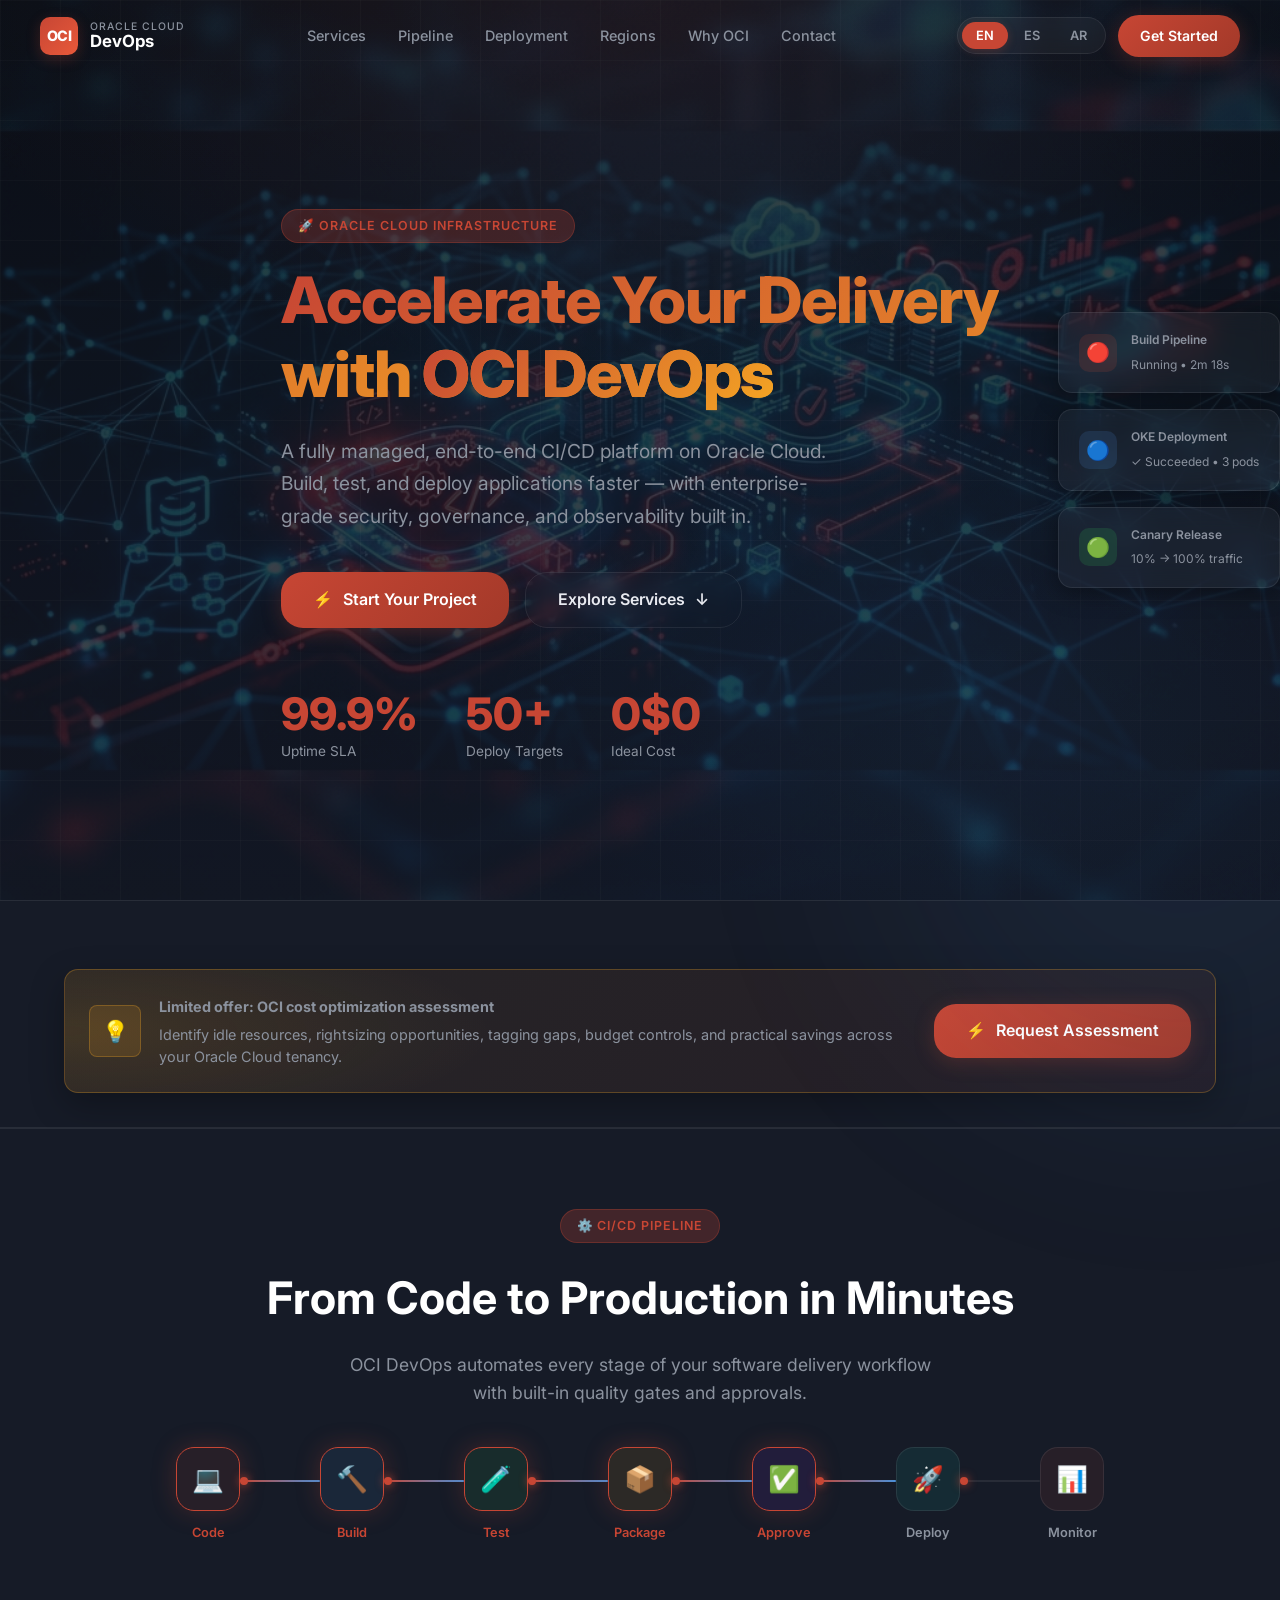
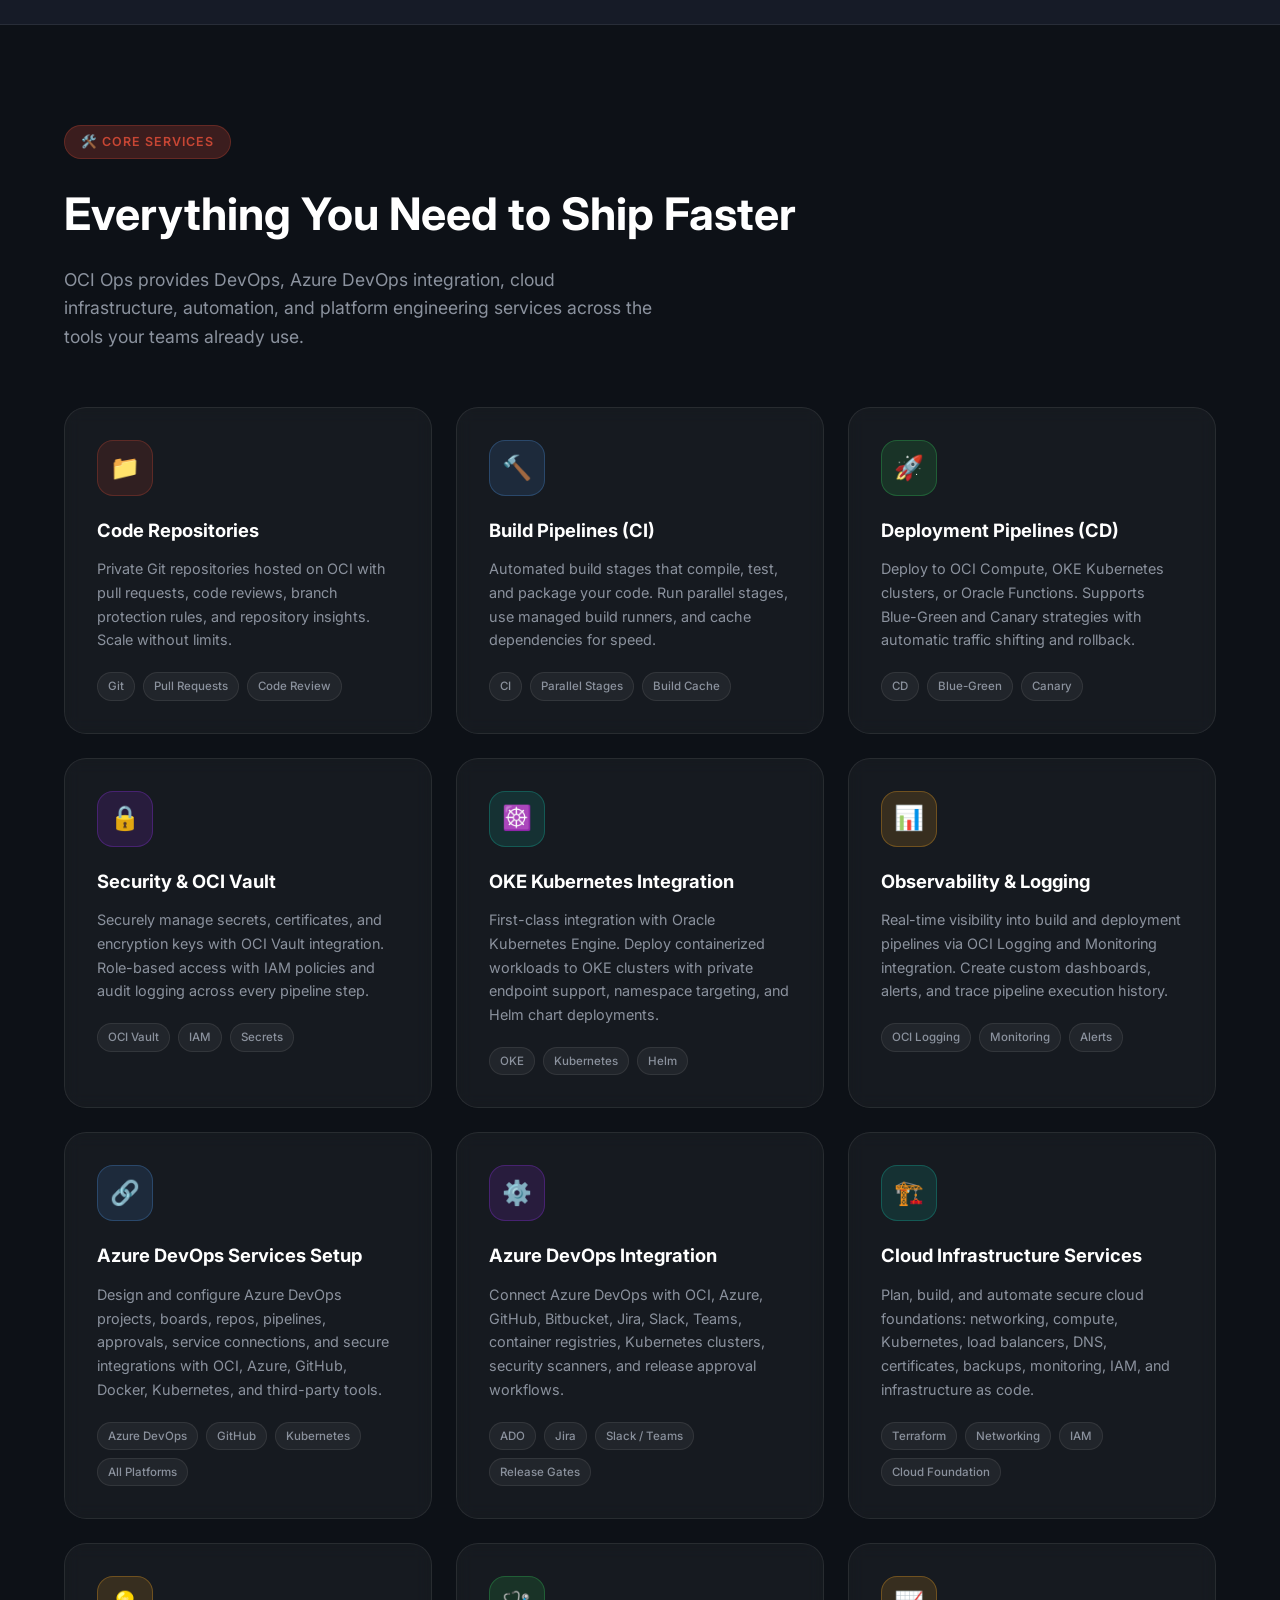
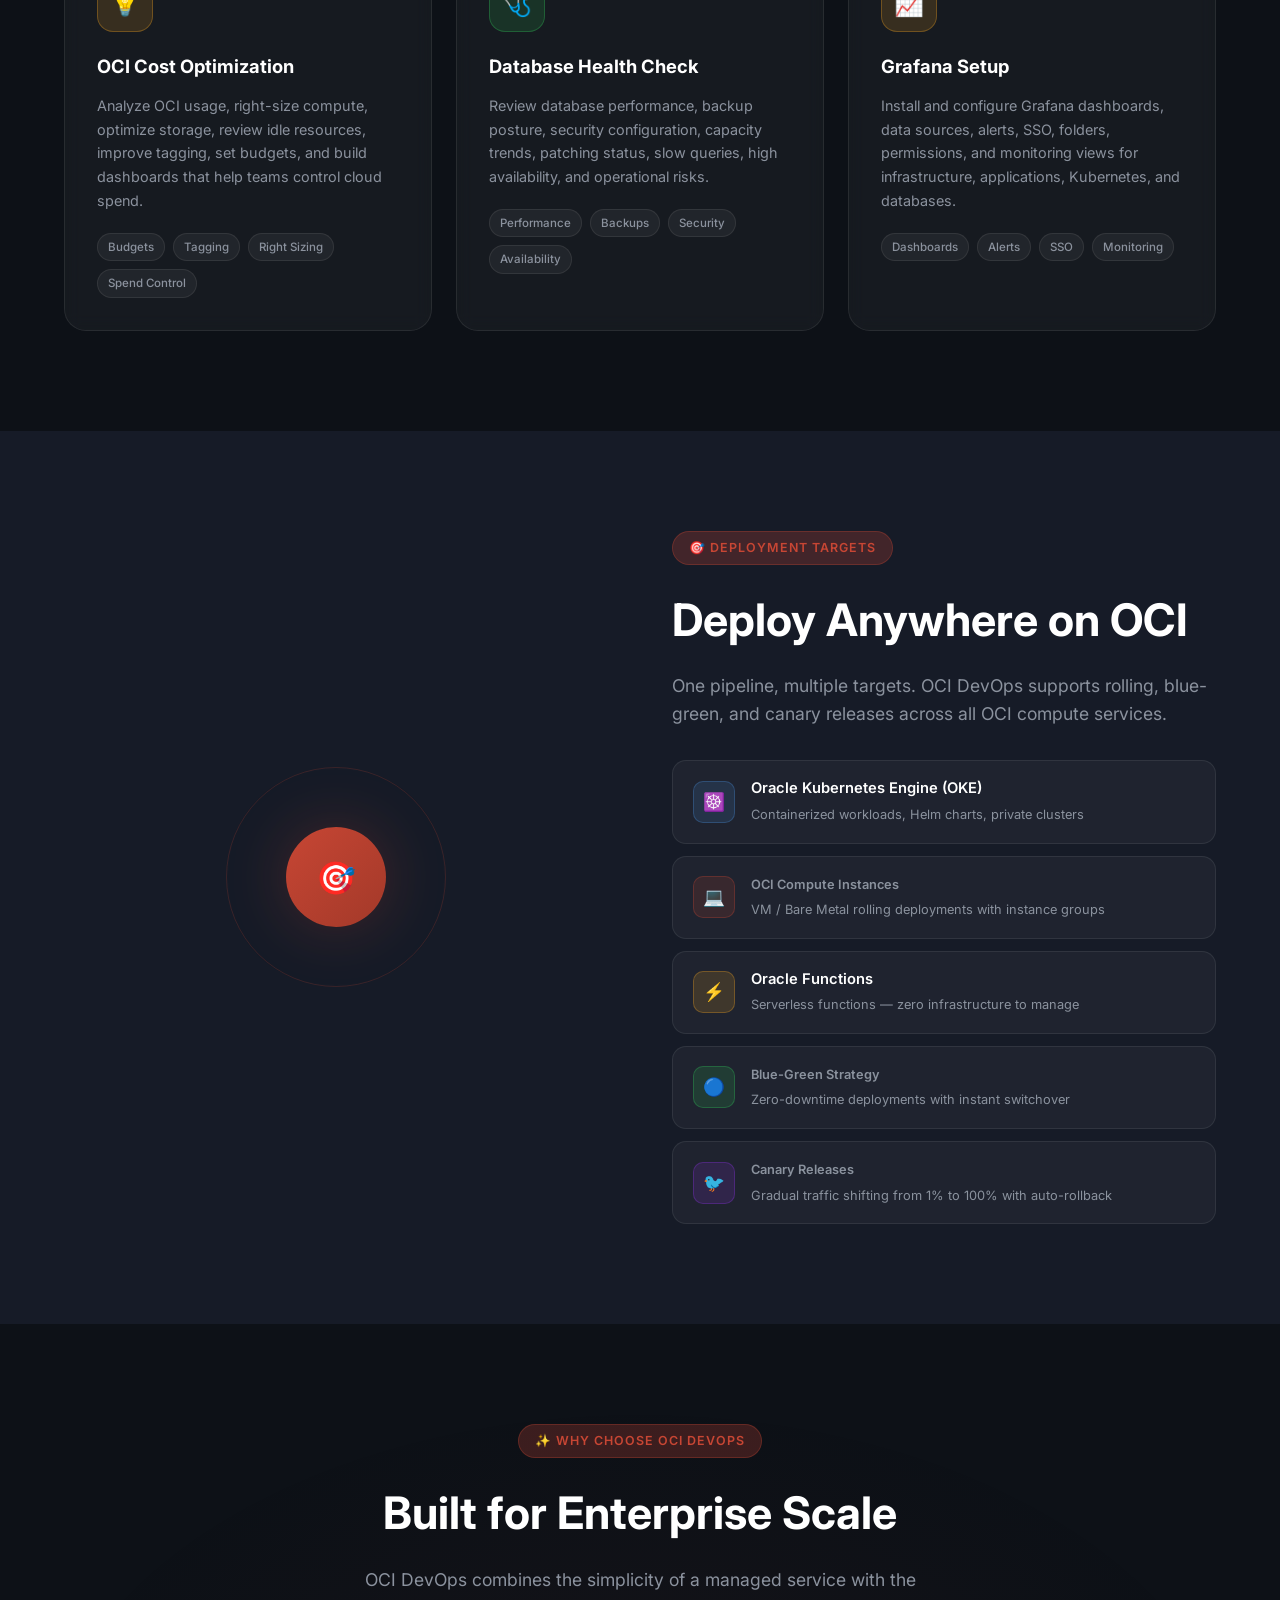
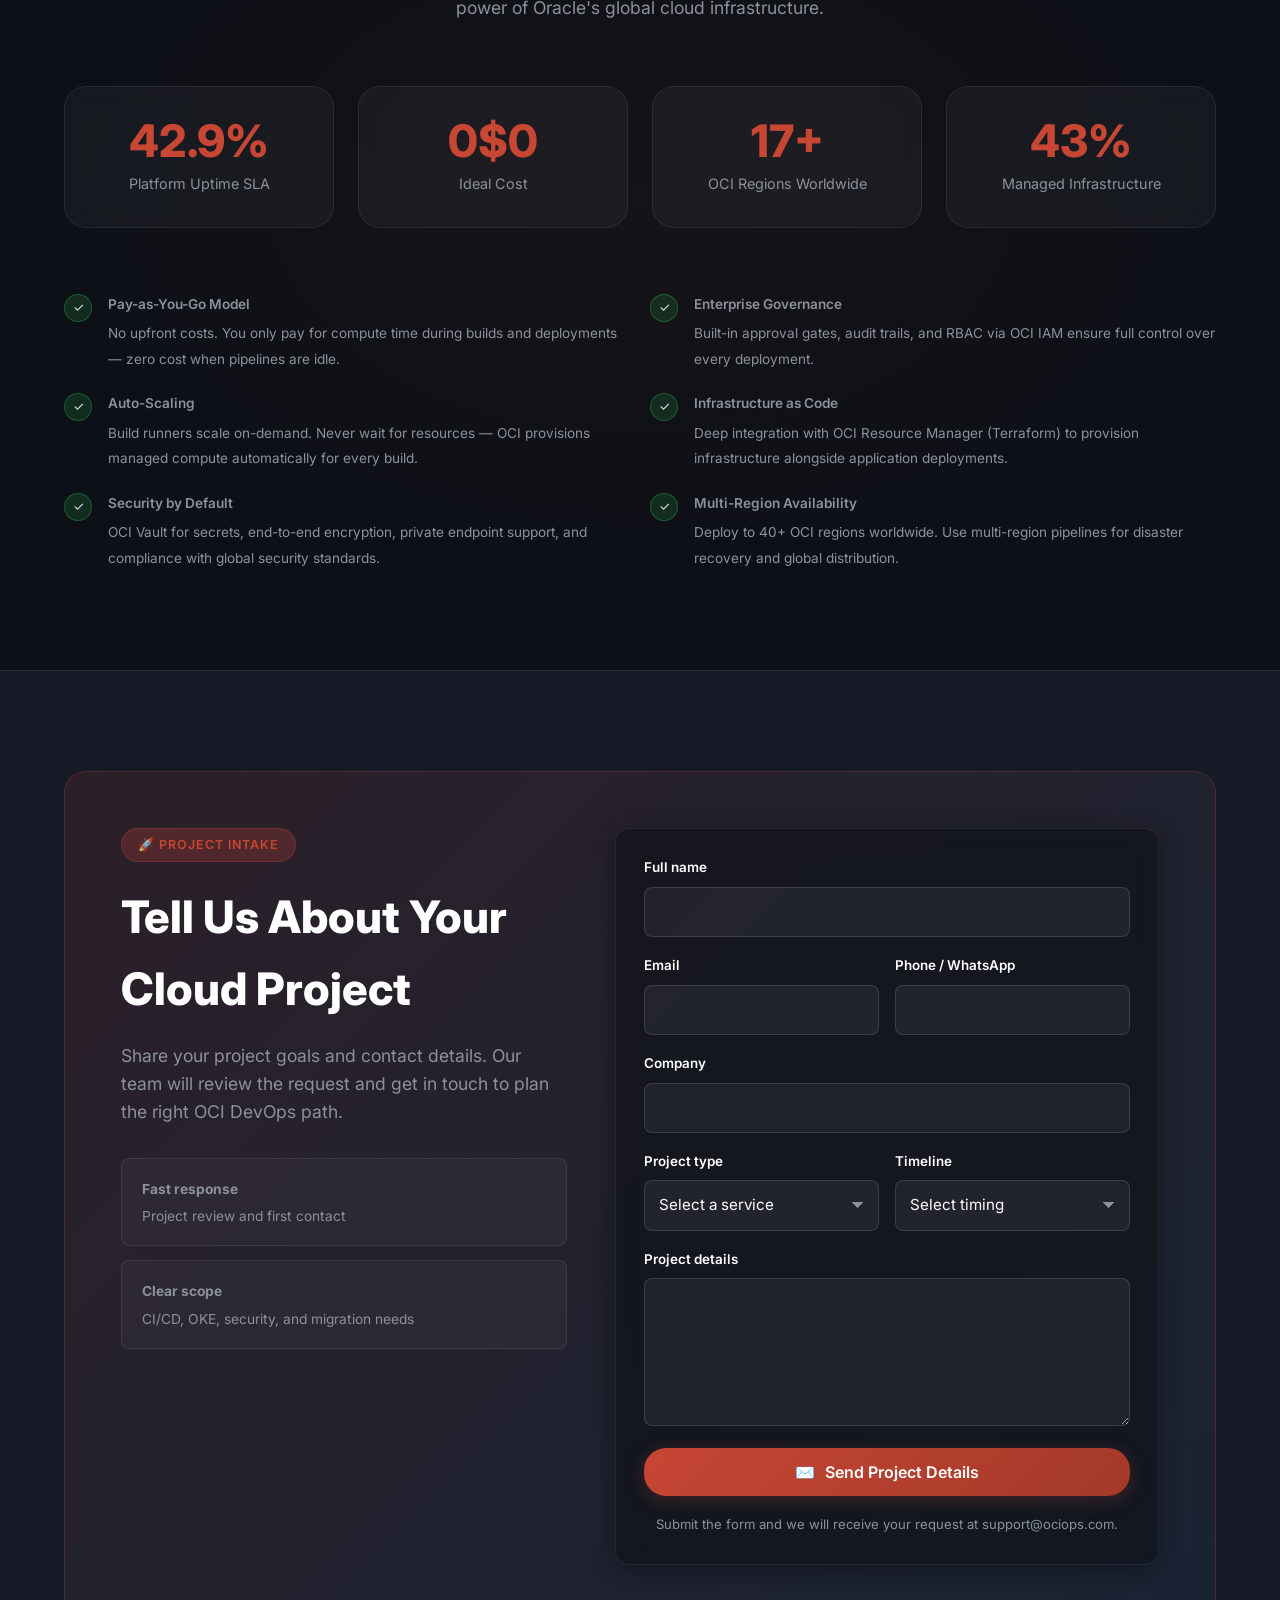
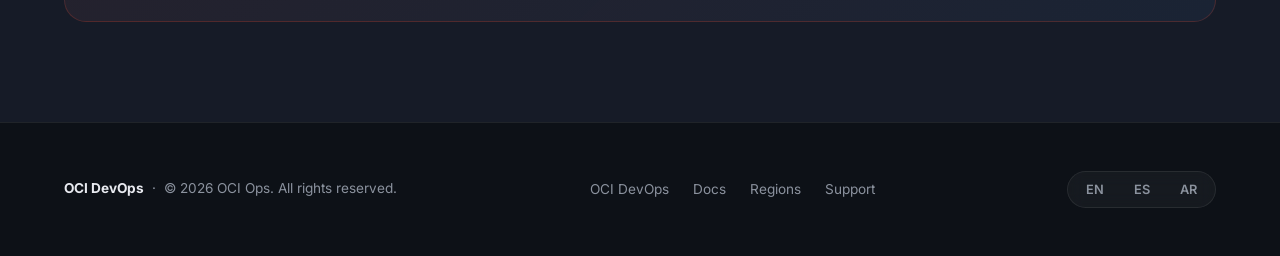
<file: index.html>
<!DOCTYPE html>
<html lang="en" dir="ltr">
<head>
  <meta charset="UTF-8" />
  <meta name="viewport" content="width=device-width, initial-scale=1.0" />

  <!-- ── SEO ── -->
  <title>OCI DevOps — End-to-End CI/CD on Oracle Cloud | خدمات DevOps على Oracle Cloud</title>
  <meta name="description" content="Accelerate software delivery with Oracle Cloud Infrastructure DevOps. Fully managed CI/CD pipelines, Kubernetes deployments, Blue/Green strategies, and enterprise-grade security. Available in English and Arabic." />
  <meta name="keywords"    content="OCI DevOps, Oracle Cloud, CI/CD, Kubernetes, OKE, DevOps pipeline, cloud deployment, Arabic, English" />
  <meta name="author"      content="Oracle Cloud Infrastructure" />

  <!-- ── Open Graph ── -->
  <meta property="og:title"       content="OCI DevOps — End-to-End CI/CD on Oracle Cloud" />
  <meta property="og:description" content="Fully managed CI/CD platform on Oracle Cloud Infrastructure. Deploy faster, safer, smarter." />
  <meta property="og:image"       content="hero.png" />
  <meta property="og:type"        content="website" />

  <!-- ── Browser Icon ── -->
  <link rel="icon" type="image/svg+xml" href="favicon.svg" />

  <!-- ── Fonts ── -->
  <link rel="preconnect" href="https://fonts.googleapis.com" />
  <link rel="preconnect" href="https://fonts.gstatic.com" crossorigin />
  <link href="https://fonts.googleapis.com/css2?family=Inter:wght@300;400;500;600;700;800&family=Cairo:wght@300;400;500;600;700;800&display=swap" rel="stylesheet" />

  <!-- ── Stylesheet ── -->
  <link rel="stylesheet" href="style.css?v=20260621-realmap" />
</head>
<body>

  <!-- Background blobs -->
  <div class="bg-blob bg-blob-1" aria-hidden="true"></div>
  <div class="bg-blob bg-blob-2" aria-hidden="true"></div>

  <!-- ================================================================
       NAVIGATION
  ================================================================ -->
  <nav class="nav" role="navigation" aria-label="Main navigation">
    <div class="nav-inner">

      <!-- Logo -->
      <a href="#" class="nav-logo" id="nav-home-link">
        <div class="nav-logo-icon">OCI</div>
        <div class="nav-logo-text">
          <span class="nav-logo-top">Oracle Cloud</span>
          <span class="nav-logo-bottom">DevOps</span>
        </div>
      </a>

      <!-- Desktop Links -->
      <ul class="nav-links" id="nav-links-list">
        <li><a href="#services"  id="nav-services">
          <span class="content-en">Services</span>
          <span class="content-ar">الخدمات</span>
        </a></li>
        <li><a href="#pipeline"  id="nav-pipeline">
          <span class="content-en">Pipeline</span>
          <span class="content-ar">خط الأنابيب</span>
        </a></li>
        <li><a href="#deploy"    id="nav-deploy">
          <span class="content-en">Deployment</span>
          <span class="content-ar">النشر</span>
        </a></li>
        <li><a href="regions.html" id="nav-regions">
          <span class="content-en">Regions</span>
          <span class="content-ar">المناطق</span>
        </a></li>
        <li><a href="#why"       id="nav-why">
          <span class="content-en">Why OCI</span>
          <span class="content-ar">لماذا OCI</span>
        </a></li>
        <li><a href="#contact"   id="nav-contact">
          <span class="content-en">Contact</span>
          <span class="content-ar">تواصل معنا</span>
        </a></li>
      </ul>

      <!-- Controls -->
      <div class="nav-controls">
        <!-- Language toggle -->
        <div class="lang-toggle" role="group" aria-label="Language selector">
          <button class="lang-btn active" id="lang-en" aria-label="Switch to English" onclick="setLanguage('en')">EN</button>
          <button class="lang-btn"        id="lang-es" aria-label="Cambiar a español" onclick="setLanguage('es')">ES</button>
          <button class="lang-btn"        id="lang-ar" aria-label="التبديل إلى العربية" onclick="setLanguage('ar')">AR</button>
        </div>

        <!-- CTA button (desktop) -->
        <a href="#contact" class="btn btn-primary" id="nav-cta-btn" style="padding: 10px 22px; font-size: 0.88rem;">
          <span class="content-en">Get Started</span>
          <span class="content-ar">ابدأ الآن</span>
        </a>

        <!-- Hamburger -->
        <button class="hamburger" id="hamburger" aria-label="Toggle menu" aria-expanded="false">
          <span></span><span></span><span></span>
        </button>
      </div>

    </div>
  </nav>

  <!-- Mobile nav -->
  <div class="mobile-nav" id="mobile-nav" aria-hidden="true">
    <a href="#services" id="mob-services">
      <span class="content-en">Services</span><span class="content-ar">الخدمات</span>
    </a>
    <a href="#pipeline" id="mob-pipeline">
      <span class="content-en">Pipeline</span><span class="content-ar">خط الأنابيب</span>
    </a>
    <a href="#deploy" id="mob-deploy">
      <span class="content-en">Deployment</span><span class="content-ar">النشر</span>
    </a>
    <a href="regions.html" id="mob-regions">
      <span class="content-en">Regions</span><span class="content-ar">المناطق</span>
    </a>
    <a href="#why" id="mob-why">
      <span class="content-en">Why OCI</span><span class="content-ar">لماذا OCI</span>
    </a>
    <a href="#contact" id="mob-contact">
      <span class="content-en">Contact</span><span class="content-ar">تواصل معنا</span>
    </a>
  </div>

  <!-- ================================================================
       HERO SECTION
  ================================================================ -->
  <section class="hero" id="hero" aria-labelledby="hero-heading">
    <div class="hero-bg" aria-hidden="true"></div>
    <div class="hero-image-bg" aria-hidden="true"></div>
    <div class="hero-grid" aria-hidden="true"></div>

    <div class="container">
      <div class="hero-content">

        <div class="tag" id="hero-tag">
          <span class="content-en">🚀 Oracle Cloud Infrastructure</span>
          <span class="content-ar">🚀 البنية التحتية لـ Oracle Cloud</span>
        </div>

        <h1 class="hero-title" id="hero-heading">
          <span class="content-en">Accelerate Your Delivery<br/>with <span>OCI DevOps</span></span>
          <span class="content-ar">سرّع عملية تسليمك<br/>مع <span>OCI DevOps</span></span>
        </h1>

        <p class="hero-subtitle" id="hero-subtitle">
          <span class="content-en">A fully managed, end-to-end CI/CD platform on Oracle Cloud. Build, test, and deploy applications faster — with enterprise-grade security, governance, and observability built in.</span>
          <span class="content-ar">منصة CI/CD متكاملة ومُدارة بالكامل على Oracle Cloud. ابنِ واختبر وانشر تطبيقاتك بشكل أسرع — مع الأمان والحوكمة والمراقبة على مستوى المؤسسات مدمجة في الأساس.</span>
        </p>

        <div class="hero-actions">
          <a href="#contact" class="btn btn-primary" id="hero-cta-primary">
            <span>⚡</span>
            <span class="content-en">Start Your Project</span>
            <span class="content-ar">ابدأ مشروعك</span>
          </a>
          <a href="#services" class="btn btn-outline" id="hero-cta-secondary">
            <span class="content-en">Explore Services</span>
            <span class="content-ar">استكشف الخدمات</span>
            <span>↓</span>
          </a>
        </div>

        <!-- Stats row -->
        <div class="hero-stats">
          <div class="hero-stat">
            <div class="hero-stat-value">
              <span class="stat-number" data-target="99" data-suffix=".9%">99.9%</span>
            </div>
            <div class="hero-stat-label">
              <span class="content-en">Uptime SLA</span>
              <span class="content-ar">اتفاقية مستوى الخدمة</span>
            </div>
          </div>
          <div class="hero-stat">
            <div class="hero-stat-value">
              <span class="stat-number" data-target="50" data-suffix="+">50+</span>
            </div>
            <div class="hero-stat-label">
              <span class="content-en">Deploy Targets</span>
              <span class="content-ar">أهداف النشر</span>
            </div>
          </div>
          <div class="hero-stat">
            <div class="hero-stat-value">
              <span class="stat-number" data-target="0" data-suffix="$0">$0</span>
            </div>
            <div class="hero-stat-label">
              <span class="content-en">Ideal Cost</span>
              <span class="content-ar">تكلفة الخمول</span>
            </div>
          </div>
        </div>

      </div><!-- /.hero-content -->

      <!-- Floating badges -->
      <div class="hero-badges" aria-hidden="true">
        <div class="hero-badge">
          <div class="badge-icon red">🔴</div>
          <div class="badge-text">
            <strong><span class="content-en">Build Pipeline</span><span class="content-ar">خط البناء</span></strong>
            <span><span class="content-en">Running • 2m 18s</span><span class="content-ar">يعمل • ٢:١٨</span></span>
          </div>
        </div>
        <div class="hero-badge">
          <div class="badge-icon blue">🔵</div>
          <div class="badge-text">
            <strong><span class="content-en">OKE Deployment</span><span class="content-ar">نشر OKE</span></strong>
            <span><span class="content-en">✓ Succeeded • 3 pods</span><span class="content-ar">✓ نجح • ٣ حاويات</span></span>
          </div>
        </div>
        <div class="hero-badge">
          <div class="badge-icon green">🟢</div>
          <div class="badge-text">
            <strong><span class="content-en">Canary Release</span><span class="content-ar">إصدار تدريجي</span></strong>
            <span><span class="content-en">10% → 100% traffic</span><span class="content-ar">١٠٪ ← ١٠٠٪ حركة</span></span>
          </div>
        </div>
      </div>

    </div><!-- /.container -->
  </section>

  <!-- ================================================================
       COST OPTIMIZATION ASSESSMENT BANNER
  ================================================================ -->
  <section class="assessment-section" aria-label="OCI cost optimization assessment offer">
    <div class="container">
      <div class="assessment-banner">
        <div class="assessment-banner-icon">💡</div>
        <div class="assessment-banner-copy">
          <strong>
            <span class="content-en">Limited offer: OCI cost optimization assessment</span>
            <span class="content-ar">عرض محدود: تقييم تحسين تكلفة OCI</span>
          </strong>
          <span>
            <span class="content-en">Identify idle resources, rightsizing opportunities, tagging gaps, budget controls, and practical savings across your Oracle Cloud tenancy.</span>
            <span class="content-ar">حدد الموارد غير المستخدمة وفرص ضبط الأحجام وفجوات الوسوم وضوابط الميزانية وفرص التوفير العملية عبر بيئة Oracle Cloud الخاصة بك.</span>
          </span>
        </div>
        <a href="#contact" class="btn btn-primary assessment-banner-cta">
          <span>⚡</span>
          <span class="content-en">Request Assessment</span>
          <span class="content-ar">اطلب التقييم</span>
        </a>
      </div>
    </div>
  </section>

  <!-- ================================================================
       PIPELINE ANIMATION
  ================================================================ -->
  <section class="pipeline-section" id="pipeline" aria-labelledby="pipeline-heading">
    <div class="container">

      <div style="text-align:center; margin-bottom: 40px;">
        <div class="tag">
          <span class="content-en">⚙️ CI/CD Pipeline</span>
          <span class="content-ar">⚙️ خط CI/CD</span>
        </div>
        <h2 class="section-title animate-on-scroll" id="pipeline-heading">
          <span class="content-en">From Code to Production in Minutes</span>
          <span class="content-ar">من الكود إلى الإنتاج في دقائق</span>
        </h2>
        <p class="section-subtitle animate-on-scroll delay-1" style="margin: 0 auto;">
          <span class="content-en">OCI DevOps automates every stage of your software delivery workflow with built-in quality gates and approvals.</span>
          <span class="content-ar">يعمل OCI DevOps على أتمتة كل مرحلة من مراحل سير عمل توصيل البرامج مع بوابات جودة وموافقات مدمجة.</span>
        </p>
      </div>

      <div class="pipeline-track animate-on-scroll delay-2">

        <!-- Step 1: Code -->
        <div class="pipeline-step" id="pipe-step-1">
          <div class="pipeline-step-icon" style="background: rgba(199,70,52,0.1);">💻</div>
          <div class="pipeline-step-label">
            <span class="content-en">Code</span>
            <span class="content-ar">الكود</span>
          </div>
        </div>

        <div class="pipeline-connector" id="pipe-conn-1">
          <div class="pipeline-connector-line"></div>
          <div class="pipeline-connector-fill"></div>
          <div class="pipeline-dot"></div>
        </div>

        <!-- Step 2: Build -->
        <div class="pipeline-step" id="pipe-step-2">
          <div class="pipeline-step-icon" style="background: rgba(74,144,217,0.1);">🔨</div>
          <div class="pipeline-step-label">
            <span class="content-en">Build</span>
            <span class="content-ar">البناء</span>
          </div>
        </div>

        <div class="pipeline-connector" id="pipe-conn-2">
          <div class="pipeline-connector-line"></div>
          <div class="pipeline-connector-fill"></div>
          <div class="pipeline-dot" style="animation-delay: 0.7s;"></div>
        </div>

        <!-- Step 3: Test -->
        <div class="pipeline-step" id="pipe-step-3">
          <div class="pipeline-step-icon" style="background: rgba(52,199,89,0.1);">🧪</div>
          <div class="pipeline-step-label">
            <span class="content-en">Test</span>
            <span class="content-ar">الاختبار</span>
          </div>
        </div>

        <div class="pipeline-connector" id="pipe-conn-3">
          <div class="pipeline-connector-line"></div>
          <div class="pipeline-connector-fill"></div>
          <div class="pipeline-dot" style="animation-delay: 1.4s;"></div>
        </div>

        <!-- Step 4: Artifacts -->
        <div class="pipeline-step" id="pipe-step-4">
          <div class="pipeline-step-icon" style="background: rgba(245,166,35,0.1);">📦</div>
          <div class="pipeline-step-label">
            <span class="content-en">Package</span>
            <span class="content-ar">التعبئة</span>
          </div>
        </div>

        <div class="pipeline-connector" id="pipe-conn-4">
          <div class="pipeline-connector-line"></div>
          <div class="pipeline-connector-fill"></div>
          <div class="pipeline-dot" style="animation-delay: 2.1s;"></div>
        </div>

        <!-- Step 5: Approve -->
        <div class="pipeline-step" id="pipe-step-5">
          <div class="pipeline-step-icon" style="background: rgba(147,51,234,0.1);">✅</div>
          <div class="pipeline-step-label">
            <span class="content-en">Approve</span>
            <span class="content-ar">الموافقة</span>
          </div>
        </div>

        <div class="pipeline-connector" id="pipe-conn-5">
          <div class="pipeline-connector-line"></div>
          <div class="pipeline-connector-fill"></div>
          <div class="pipeline-dot" style="animation-delay: 2.8s;"></div>
        </div>

        <!-- Step 6: Deploy -->
        <div class="pipeline-step" id="pipe-step-6">
          <div class="pipeline-step-icon" style="background: rgba(20,184,166,0.1);">🚀</div>
          <div class="pipeline-step-label">
            <span class="content-en">Deploy</span>
            <span class="content-ar">النشر</span>
          </div>
        </div>

        <div class="pipeline-connector" id="pipe-conn-6">
          <div class="pipeline-connector-line"></div>
          <div class="pipeline-connector-fill"></div>
          <div class="pipeline-dot" style="animation-delay: 3.5s;"></div>
        </div>

        <!-- Step 7: Monitor -->
        <div class="pipeline-step" id="pipe-step-7">
          <div class="pipeline-step-icon" style="background: rgba(199,70,52,0.1);">📊</div>
          <div class="pipeline-step-label">
            <span class="content-en">Monitor</span>
            <span class="content-ar">المراقبة</span>
          </div>
        </div>

      </div><!-- /.pipeline-track -->
    </div><!-- /.container -->
  </section>

  <!-- ================================================================
       SERVICES SECTION
  ================================================================ -->
  <main>
  <section class="services-section" id="services" aria-labelledby="services-heading">
    <div class="container">

      <div class="tag">
        <span class="content-en">🛠️ Core Services</span>
        <span class="content-ar">🛠️ الخدمات الأساسية</span>
      </div>
      <h2 class="section-title animate-on-scroll" id="services-heading">
        <span class="content-en">Everything You Need to Ship Faster</span>
        <span class="content-ar">كل ما تحتاجه لتسليم أسرع</span>
      </h2>
      <p class="section-subtitle animate-on-scroll delay-1">
        <span class="content-en">OCI Ops provides DevOps, Azure DevOps integration, cloud infrastructure, automation, and platform engineering services across the tools your teams already use.</span>
        <span class="content-ar">توفر OCI Ops خدمات DevOps وتكامل Azure DevOps والبنية التحتية السحابية والأتمتة وهندسة المنصات عبر الأدوات التي تستخدمها فرقك بالفعل.</span>
      </p>

      <div class="services-grid">

        <!-- Card 1: Code Repositories -->
        <article class="service-card animate-on-scroll delay-1" aria-labelledby="svc-repo-title">
          <div class="service-icon icon-red">📁</div>
          <h3 class="service-title" id="svc-repo-title">
            <span class="content-en">Code Repositories</span>
            <span class="content-ar">مستودعات الكود</span>
          </h3>
          <p class="service-desc">
            <span class="content-en">Private Git repositories hosted on OCI with pull requests, code reviews, branch protection rules, and repository insights. Scale without limits.</span>
            <span class="content-ar">مستودعات Git خاصة مستضافة على OCI مع طلبات السحب ومراجعات الكود وقواعد حماية الفروع ورؤى المستودعات. تطور بلا حدود.</span>
          </p>
          <div class="service-tags">
            <span class="service-tag">Git</span>
            <span class="service-tag">Pull Requests</span>
            <span class="service-tag">
              <span class="content-en">Code Review</span>
              <span class="content-ar">مراجعة الكود</span>
            </span>
          </div>
        </article>

        <!-- Card 2: Build Pipelines -->
        <article class="service-card animate-on-scroll delay-2" aria-labelledby="svc-build-title">
          <div class="service-icon icon-blue">🔨</div>
          <h3 class="service-title" id="svc-build-title">
            <span class="content-en">Build Pipelines (CI)</span>
            <span class="content-ar">خطوط البناء (CI)</span>
          </h3>
          <p class="service-desc">
            <span class="content-en">Automated build stages that compile, test, and package your code. Run parallel stages, use managed build runners, and cache dependencies for speed.</span>
            <span class="content-ar">مراحل بناء تلقائية تجمع وتختبر وتعبّئ الكود. شغّل مراحل متوازية واستخدم منفذي بناء مُدارين وخزّن التبعيات للسرعة.</span>
          </p>
          <div class="service-tags">
            <span class="service-tag">CI</span>
            <span class="service-tag">
              <span class="content-en">Parallel Stages</span>
              <span class="content-ar">مراحل متوازية</span>
            </span>
            <span class="service-tag">
              <span class="content-en">Build Cache</span>
              <span class="content-ar">ذاكرة البناء</span>
            </span>
          </div>
        </article>

        <!-- Card 3: Deployment Pipelines -->
        <article class="service-card animate-on-scroll delay-3" aria-labelledby="svc-deploy-title">
          <div class="service-icon icon-green">🚀</div>
          <h3 class="service-title" id="svc-deploy-title">
            <span class="content-en">Deployment Pipelines (CD)</span>
            <span class="content-ar">خطوط النشر (CD)</span>
          </h3>
          <p class="service-desc">
            <span class="content-en">Deploy to OCI Compute, OKE Kubernetes clusters, or Oracle Functions. Supports Blue-Green and Canary strategies with automatic traffic shifting and rollback.</span>
            <span class="content-ar">انشر على OCI Compute أو مجموعات OKE Kubernetes أو Oracle Functions. يدعم استراتيجيات Blue-Green وCanary مع تحويل تلقائي للحركة والتراجع.</span>
          </p>
          <div class="service-tags">
            <span class="service-tag">CD</span>
            <span class="service-tag">Blue-Green</span>
            <span class="service-tag">Canary</span>
          </div>
        </article>

        <!-- Card 4: Security & Vault -->
        <article class="service-card animate-on-scroll delay-4" aria-labelledby="svc-sec-title">
          <div class="service-icon icon-purple">🔒</div>
          <h3 class="service-title" id="svc-sec-title">
            <span class="content-en">Security & OCI Vault</span>
            <span class="content-ar">الأمان وOCI Vault</span>
          </h3>
          <p class="service-desc">
            <span class="content-en">Securely manage secrets, certificates, and encryption keys with OCI Vault integration. Role-based access with IAM policies and audit logging across every pipeline step.</span>
            <span class="content-ar">إدارة آمنة للأسرار والشهادات ومفاتيح التشفير مع تكامل OCI Vault. وصول قائم على الأدوار مع سياسات IAM وتسجيل تدقيق في كل خطوة من خطوات خط الأنابيب.</span>
          </p>
          <div class="service-tags">
            <span class="service-tag">OCI Vault</span>
            <span class="service-tag">IAM</span>
            <span class="service-tag">
              <span class="content-en">Secrets</span>
              <span class="content-ar">أسرار</span>
            </span>
          </div>
        </article>

        <!-- Card 5: OKE & Kubernetes -->
        <article class="service-card animate-on-scroll delay-5" aria-labelledby="svc-oke-title">
          <div class="service-icon icon-teal">☸️</div>
          <h3 class="service-title" id="svc-oke-title">
            <span class="content-en">OKE Kubernetes Integration</span>
            <span class="content-ar">تكامل OKE Kubernetes</span>
          </h3>
          <p class="service-desc">
            <span class="content-en">First-class integration with Oracle Kubernetes Engine. Deploy containerized workloads to OKE clusters with private endpoint support, namespace targeting, and Helm chart deployments.</span>
            <span class="content-ar">تكامل من الدرجة الأولى مع Oracle Kubernetes Engine. انشر أحمال العمل الحاوية على مجموعات OKE مع دعم نقطة النهاية الخاصة واستهداف namespace ونشر Helm.</span>
          </p>
          <div class="service-tags">
            <span class="service-tag">OKE</span>
            <span class="service-tag">Kubernetes</span>
            <span class="service-tag">Helm</span>
          </div>
        </article>

        <!-- Card 6: Observability -->
        <article class="service-card animate-on-scroll delay-6" aria-labelledby="svc-obs-title">
          <div class="service-icon icon-orange">📊</div>
          <h3 class="service-title" id="svc-obs-title">
            <span class="content-en">Observability & Logging</span>
            <span class="content-ar">المراقبة والتسجيل</span>
          </h3>
          <p class="service-desc">
            <span class="content-en">Real-time visibility into build and deployment pipelines via OCI Logging and Monitoring integration. Create custom dashboards, alerts, and trace pipeline execution history.</span>
            <span class="content-ar">رؤية في الوقت الفعلي لخطوط البناء والنشر عبر تكامل OCI Logging وMonitoring. أنشئ لوحات تحكم مخصصة وتنبيهات وتتبع سجل تنفيذ خط الأنابيب.</span>
          </p>
          <div class="service-tags">
            <span class="service-tag">OCI Logging</span>
            <span class="service-tag">
              <span class="content-en">Monitoring</span>
              <span class="content-ar">المراقبة</span>
            </span>
            <span class="service-tag">
              <span class="content-en">Alerts</span>
              <span class="content-ar">تنبيهات</span>
            </span>
          </div>
        </article>

        <!-- Card 7: Azure DevOps & Platform Integration -->
        <article class="service-card animate-on-scroll delay-1" aria-labelledby="svc-azure-title">
          <div class="service-icon icon-blue">🔗</div>
          <h3 class="service-title" id="svc-azure-title">
            <span class="content-en">Azure DevOps Services Setup</span>
            <span class="content-ar">إعداد خدمات Azure DevOps</span>
          </h3>
          <p class="service-desc">
            <span class="content-en">Design and configure Azure DevOps projects, boards, repos, pipelines, approvals, service connections, and secure integrations with OCI, Azure, GitHub, Docker, Kubernetes, and third-party tools.</span>
            <span class="content-ar">تصميم وتهيئة مشاريع Azure DevOps واللوحات والمستودعات وخطوط النشر والموافقات واتصالات الخدمات والتكاملات الآمنة مع OCI وAzure وGitHub وDocker وKubernetes وأدوات الطرف الثالث.</span>
          </p>
          <div class="service-tags">
            <span class="service-tag">Azure DevOps</span>
            <span class="service-tag">GitHub</span>
            <span class="service-tag">Kubernetes</span>
            <span class="service-tag">
              <span class="content-en">All Platforms</span>
              <span class="content-ar">كل المنصات</span>
            </span>
          </div>
        </article>

        <!-- Card 8: Azure DevOps Integration -->
        <article class="service-card animate-on-scroll delay-2" aria-labelledby="svc-ado-integration-title">
          <div class="service-icon icon-purple">⚙️</div>
          <h3 class="service-title" id="svc-ado-integration-title">
            <span class="content-en">Azure DevOps Integration</span>
            <span class="content-ar">تكامل Azure DevOps</span>
          </h3>
          <p class="service-desc">
            <span class="content-en">Connect Azure DevOps with OCI, Azure, GitHub, Bitbucket, Jira, Slack, Teams, container registries, Kubernetes clusters, security scanners, and release approval workflows.</span>
            <span class="content-ar">ربط Azure DevOps مع OCI وAzure وGitHub وBitbucket وJira وSlack وTeams وسجلات الحاويات ومجموعات Kubernetes وأدوات فحص الأمان وسير عمل موافقات الإصدار.</span>
          </p>
          <div class="service-tags">
            <span class="service-tag">ADO</span>
            <span class="service-tag">Jira</span>
            <span class="service-tag">Slack / Teams</span>
            <span class="service-tag">
              <span class="content-en">Release Gates</span>
              <span class="content-ar">بوابات الإصدار</span>
            </span>
          </div>
        </article>

        <!-- Card 9: Cloud Infrastructure Services -->
        <article class="service-card animate-on-scroll delay-3" aria-labelledby="svc-infra-title">
          <div class="service-icon icon-teal">🏗️</div>
          <h3 class="service-title" id="svc-infra-title">
            <span class="content-en">Cloud Infrastructure Services</span>
            <span class="content-ar">خدمات البنية التحتية السحابية</span>
          </h3>
          <p class="service-desc">
            <span class="content-en">Plan, build, and automate secure cloud foundations: networking, compute, Kubernetes, load balancers, DNS, certificates, backups, monitoring, IAM, and infrastructure as code.</span>
            <span class="content-ar">تخطيط وبناء وأتمتة الأساس السحابي الآمن: الشبكات والحوسبة وKubernetes وموازنات الأحمال وDNS والشهادات والنسخ الاحتياطي والمراقبة وIAM والبنية التحتية كود.</span>
          </p>
          <div class="service-tags">
            <span class="service-tag">Terraform</span>
            <span class="service-tag">Networking</span>
            <span class="service-tag">IAM</span>
            <span class="service-tag">
              <span class="content-en">Cloud Foundation</span>
              <span class="content-ar">أساس سحابي</span>
            </span>
          </div>
        </article>

        <!-- Card 10: OCI Cost Optimization -->
        <article class="service-card animate-on-scroll delay-4" aria-labelledby="svc-cost-title">
          <div class="service-icon icon-orange">💡</div>
          <h3 class="service-title" id="svc-cost-title">
            <span class="content-en">OCI Cost Optimization</span>
            <span class="content-ar">تحسين تكلفة OCI</span>
          </h3>
          <p class="service-desc">
            <span class="content-en">Analyze OCI usage, right-size compute, optimize storage, review idle resources, improve tagging, set budgets, and build dashboards that help teams control cloud spend.</span>
            <span class="content-ar">تحليل استخدام OCI وضبط أحجام الحوسبة وتحسين التخزين ومراجعة الموارد غير المستخدمة وتحسين الوسوم وإعداد الميزانيات وبناء لوحات تساعد الفرق على التحكم في الإنفاق السحابي.</span>
          </p>
          <div class="service-tags">
            <span class="service-tag">Budgets</span>
            <span class="service-tag">Tagging</span>
            <span class="service-tag">
              <span class="content-en">Right Sizing</span>
              <span class="content-ar">ضبط الأحجام</span>
            </span>
            <span class="service-tag">
              <span class="content-en">Spend Control</span>
              <span class="content-ar">التحكم في الإنفاق</span>
            </span>
          </div>
        </article>

        <!-- Card 11: Database Health Check -->
        <article class="service-card animate-on-scroll delay-5" aria-labelledby="svc-db-health-title">
          <div class="service-icon icon-green">🩺</div>
          <h3 class="service-title" id="svc-db-health-title">
            <span class="content-en">Database Health Check</span>
            <span class="content-ar">فحص صحة قواعد البيانات</span>
          </h3>
          <p class="service-desc">
            <span class="content-en">Review database performance, backup posture, security configuration, capacity trends, patching status, slow queries, high availability, and operational risks.</span>
            <span class="content-ar">مراجعة أداء قواعد البيانات وحالة النسخ الاحتياطي وإعدادات الأمان واتجاهات السعة وحالة التحديثات والاستعلامات البطيئة والتوفر العالي والمخاطر التشغيلية.</span>
          </p>
          <div class="service-tags">
            <span class="service-tag">Performance</span>
            <span class="service-tag">Backups</span>
            <span class="service-tag">Security</span>
            <span class="service-tag">
              <span class="content-en">Availability</span>
              <span class="content-ar">التوفر</span>
            </span>
          </div>
        </article>

        <!-- Card 12: Grafana Setup -->
        <article class="service-card animate-on-scroll delay-6" aria-labelledby="svc-grafana-title">
          <div class="service-icon icon-orange">📈</div>
          <h3 class="service-title" id="svc-grafana-title">
            <span class="content-en">Grafana Setup</span>
            <span class="content-ar">إعداد Grafana</span>
          </h3>
          <p class="service-desc">
            <span class="content-en">Install and configure Grafana dashboards, data sources, alerts, SSO, folders, permissions, and monitoring views for infrastructure, applications, Kubernetes, and databases.</span>
            <span class="content-ar">تثبيت وتهيئة لوحات Grafana ومصادر البيانات والتنبيهات وتسجيل الدخول الموحد والمجلدات والصلاحيات ومشاهد المراقبة للبنية التحتية والتطبيقات وKubernetes وقواعد البيانات.</span>
          </p>
          <div class="service-tags">
            <span class="service-tag">Dashboards</span>
            <span class="service-tag">Alerts</span>
            <span class="service-tag">SSO</span>
            <span class="service-tag">
              <span class="content-en">Monitoring</span>
              <span class="content-ar">المراقبة</span>
            </span>
          </div>
        </article>

      </div><!-- /.services-grid -->
    </div><!-- /.container -->
  </section>

  <!-- ================================================================
       DEPLOYMENT TARGETS SECTION
  ================================================================ -->
  <section class="deploy-section" id="deploy" aria-labelledby="deploy-heading">
    <div class="container">
      <div class="deploy-grid">

        <!-- Left: Visual -->
        <div class="deploy-visual animate-on-scroll" aria-hidden="true">
          <div style="position: relative; height: 340px; display: flex; align-items: center; justify-content: center;">
            <div class="deploy-ring"></div>
            <div class="deploy-ring"></div>
            <div class="deploy-center">🎯</div>
          </div>
        </div>

        <!-- Right: Content -->
        <div class="animate-on-scroll delay-2">
          <div class="tag">
            <span class="content-en">🎯 Deployment Targets</span>
            <span class="content-ar">🎯 أهداف النشر</span>
          </div>
          <h2 class="section-title" id="deploy-heading">
            <span class="content-en">Deploy Anywhere on OCI</span>
            <span class="content-ar">انشر في أي مكان على OCI</span>
          </h2>
          <p class="section-subtitle" style="margin-bottom: 32px;">
            <span class="content-en">One pipeline, multiple targets. OCI DevOps supports rolling, blue-green, and canary releases across all OCI compute services.</span>
            <span class="content-ar">خط أنابيب واحد، أهداف متعددة. يدعم OCI DevOps الإصدارات المتدرجة وblue-green وcanary عبر جميع خدمات OCI الحوسبية.</span>
          </p>

          <div class="deploy-targets-list">

            <div class="deploy-target-item">
              <div class="deploy-target-icon icon-blue">☸️</div>
              <div class="deploy-target-info">
                <strong>Oracle Kubernetes Engine (OKE)</strong>
                <span><span class="content-en">Containerized workloads, Helm charts, private clusters</span><span class="content-ar">أحمال العمل الحاوية، Helm، المجموعات الخاصة</span></span>
              </div>
            </div>

            <div class="deploy-target-item">
              <div class="deploy-target-icon icon-red">💻</div>
              <div class="deploy-target-info">
                <strong><span class="content-en">OCI Compute Instances</span><span class="content-ar">مثيلات OCI الحوسبية</span></strong>
                <span><span class="content-en">VM / Bare Metal rolling deployments with instance groups</span><span class="content-ar">نشر متدرج على الأجهزة الافتراضية والمعدنية</span></span>
              </div>
            </div>

            <div class="deploy-target-item">
              <div class="deploy-target-icon icon-orange">⚡</div>
              <div class="deploy-target-info">
                <strong>Oracle Functions</strong>
                <span><span class="content-en">Serverless functions — zero infrastructure to manage</span><span class="content-ar">وظائف بلا خادم — بنية تحتية صفرية للإدارة</span></span>
              </div>
            </div>

            <div class="deploy-target-item">
              <div class="deploy-target-icon icon-green">🔵</div>
              <div class="deploy-target-info">
                <strong><span class="content-en">Blue-Green Strategy</span><span class="content-ar">استراتيجية Blue-Green</span></strong>
                <span><span class="content-en">Zero-downtime deployments with instant switchover</span><span class="content-ar">نشر بدون توقف مع تحويل فوري</span></span>
              </div>
            </div>

            <div class="deploy-target-item">
              <div class="deploy-target-icon icon-purple">🐦</div>
              <div class="deploy-target-info">
                <strong><span class="content-en">Canary Releases</span><span class="content-ar">الإصدارات التدريجية (Canary)</span></strong>
                <span><span class="content-en">Gradual traffic shifting from 1% to 100% with auto-rollback</span><span class="content-ar">تحويل تدريجي للحركة من ١٪ إلى ١٠٠٪ مع تراجع تلقائي</span></span>
              </div>
            </div>

          </div><!-- /.deploy-targets-list -->
        </div>

      </div><!-- /.deploy-grid -->
    </div>
  </section>

  <!-- ================================================================
       WHY OCI SECTION
  ================================================================ -->
  <section class="why-section" id="why" aria-labelledby="why-heading">
    <div class="container">

      <div style="text-align: center;">
        <div class="tag">
          <span class="content-en">✨ Why Choose OCI DevOps</span>
          <span class="content-ar">✨ لماذا تختار OCI DevOps</span>
        </div>
        <h2 class="section-title animate-on-scroll" id="why-heading">
          <span class="content-en">Built for Enterprise Scale</span>
          <span class="content-ar">مبني لنطاق المؤسسات</span>
        </h2>
        <p class="section-subtitle animate-on-scroll delay-1" style="margin: 0 auto 0 auto;">
          <span class="content-en">OCI DevOps combines the simplicity of a managed service with the power of Oracle's global cloud infrastructure.</span>
          <span class="content-ar">يجمع OCI DevOps بين بساطة الخدمة المُدارة وقوة البنية التحتية السحابية العالمية من Oracle.</span>
        </p>
      </div>

      <!-- Stats row -->
      <div class="stats-grid">
        <div class="stat-card animate-on-scroll delay-1">
          <div class="stat-number" data-target="99" data-suffix=".9%">0%</div>
          <div class="stat-label">
            <span class="content-en">Platform Uptime SLA</span>
            <span class="content-ar">اتفاقية مستوى الخدمة</span>
          </div>
        </div>
        <div class="stat-card animate-on-scroll delay-2">
          <div class="stat-number" data-target="0" data-suffix="$0">$0</div>
          <div class="stat-label">
              <span class="content-en">Ideal Cost</span>
            <span class="content-ar">التكلفة عند الخمول</span>
          </div>
        </div>
        <div class="stat-card animate-on-scroll delay-3">
          <div class="stat-number" data-target="40" data-suffix="+">0+</div>
          <div class="stat-label">
            <span class="content-en">OCI Regions Worldwide</span>
            <span class="content-ar">منطقة OCI حول العالم</span>
          </div>
        </div>
        <div class="stat-card animate-on-scroll delay-4">
          <div class="stat-number" data-target="100" data-suffix="%">0%</div>
          <div class="stat-label">
            <span class="content-en">Managed Infrastructure</span>
            <span class="content-ar">بنية تحتية مُدارة</span>
          </div>
        </div>
      </div>

      <!-- Benefits grid -->
      <div class="benefits-grid" style="margin-top: 64px;">

        <div class="benefit-item animate-on-scroll delay-1">
          <div class="benefit-check">✓</div>
          <div class="benefit-text">
            <strong><span class="content-en">Pay-as-You-Go Model</span><span class="content-ar">نموذج الدفع حسب الاستخدام</span></strong>
            <span><span class="content-en">No upfront costs. You only pay for compute time during builds and deployments — zero cost when pipelines are idle.</span><span class="content-ar">لا تكاليف مقدمة. تدفع فقط مقابل وقت الحوسبة أثناء البناء والنشر — تكلفة صفر عند خمول خطوط الأنابيب.</span></span>
          </div>
        </div>

        <div class="benefit-item animate-on-scroll delay-2">
          <div class="benefit-check">✓</div>
          <div class="benefit-text">
            <strong><span class="content-en">Enterprise Governance</span><span class="content-ar">حوكمة المؤسسات</span></strong>
            <span><span class="content-en">Built-in approval gates, audit trails, and RBAC via OCI IAM ensure full control over every deployment.</span><span class="content-ar">بوابات موافقة مدمجة ومسارات تدقيق وRBAC عبر OCI IAM تضمن السيطرة الكاملة على كل عملية نشر.</span></span>
          </div>
        </div>

        <div class="benefit-item animate-on-scroll delay-3">
          <div class="benefit-check">✓</div>
          <div class="benefit-text">
            <strong><span class="content-en">Auto-Scaling</span><span class="content-ar">التوسع التلقائي</span></strong>
            <span><span class="content-en">Build runners scale on-demand. Never wait for resources — OCI provisions managed compute automatically for every build.</span><span class="content-ar">تتوسع منفذات البناء حسب الطلب. لا انتظار على الموارد — يوفر OCI حوسبة مُدارة تلقائياً لكل بناء.</span></span>
          </div>
        </div>

        <div class="benefit-item animate-on-scroll delay-4">
          <div class="benefit-check">✓</div>
          <div class="benefit-text">
            <strong><span class="content-en">Infrastructure as Code</span><span class="content-ar">البنية التحتية كود</span></strong>
            <span><span class="content-en">Deep integration with OCI Resource Manager (Terraform) to provision infrastructure alongside application deployments.</span><span class="content-ar">تكامل عميق مع OCI Resource Manager (Terraform) لتوفير البنية التحتية جنباً إلى جنب مع نشر التطبيقات.</span></span>
          </div>
        </div>

        <div class="benefit-item animate-on-scroll delay-5">
          <div class="benefit-check">✓</div>
          <div class="benefit-text">
            <strong><span class="content-en">Security by Default</span><span class="content-ar">الأمان افتراضياً</span></strong>
            <span><span class="content-en">OCI Vault for secrets, end-to-end encryption, private endpoint support, and compliance with global security standards.</span><span class="content-ar">OCI Vault للأسرار، تشفير من طرف إلى طرف، دعم نقطة النهاية الخاصة، والامتثال لمعايير الأمان العالمية.</span></span>
          </div>
        </div>

        <div class="benefit-item animate-on-scroll delay-6">
          <div class="benefit-check">✓</div>
          <div class="benefit-text">
            <strong><span class="content-en">Multi-Region Availability</span><span class="content-ar">التوفر متعدد المناطق</span></strong>
            <span><span class="content-en">Deploy to 40+ OCI regions worldwide. Use multi-region pipelines for disaster recovery and global distribution.</span><span class="content-ar">انشر في أكثر من ٤٠ منطقة OCI حول العالم. استخدم خطوط أنابيب متعددة المناطق للتعافي من الكوارث والتوزيع العالمي.</span></span>
          </div>
        </div>

      </div><!-- /.benefits-grid -->
    </div>
  </section>

  <!-- ================================================================
       CTA SECTION
  ================================================================ -->
  <section class="cta-section" id="contact" aria-labelledby="cta-heading">
    <div class="container">
      <div class="cta-card animate-on-scroll">

        <div class="contact-layout">
          <div class="contact-copy">
            <div class="tag">
              <span class="content-en">🚀 Project Intake</span>
              <span class="content-ar">🚀 بيانات المشروع</span>
            </div>

            <h2 class="cta-title" id="cta-heading">
              <span class="content-en">Tell Us About Your<br/>Cloud Project</span>
              <span class="content-ar">أخبرنا عن<br/>مشروعك السحابي</span>
            </h2>

            <p class="cta-subtitle">
              <span class="content-en">Share your project goals and contact details. Our team will review the request and get in touch to plan the right OCI DevOps path.</span>
              <span class="content-ar">شاركنا أهداف المشروع وبيانات التواصل. سيقوم فريقنا بمراجعة الطلب والتواصل معك لتخطيط المسار المناسب على OCI DevOps.</span>
            </p>

            <div class="contact-highlights" aria-label="Contact process highlights">
              <div>
                <strong><span class="content-en">Fast response</span><span class="content-ar">استجابة سريعة</span></strong>
                <span><span class="content-en">Project review and first contact</span><span class="content-ar">مراجعة المشروع والتواصل الأول</span></span>
              </div>
              <div>
                <strong><span class="content-en">Clear scope</span><span class="content-ar">نطاق واضح</span></strong>
                <span><span class="content-en">CI/CD, OKE, security, and migration needs</span><span class="content-ar">احتياجات CI/CD وOKE والأمان والانتقال</span></span>
              </div>
            </div>
          </div>

          <form class="project-form" id="project-contact-form">
            <input type="checkbox" name="botcheck" class="form-botcheck" tabindex="-1" autocomplete="off" />
            <div class="form-row">
              <label for="customer-name">
                <span class="content-en">Full name</span>
                <span class="content-ar">الاسم الكامل</span>
              </label>
              <input type="text" id="customer-name" name="name" autocomplete="name" required />
            </div>

            <div class="form-grid">
              <div class="form-row">
                <label for="customer-email">
                  <span class="content-en">Email</span>
                  <span class="content-ar">البريد الإلكتروني</span>
                </label>
                <input type="email" id="customer-email" name="email" autocomplete="email" required />
              </div>
              <div class="form-row">
                <label for="customer-phone">
                  <span class="content-en">Phone / WhatsApp</span>
                  <span class="content-ar">الهاتف / واتساب</span>
                </label>
                <input type="tel" id="customer-phone" name="phone" autocomplete="tel" required />
              </div>
            </div>

            <div class="form-row">
              <label for="company-name">
                <span class="content-en">Company</span>
                <span class="content-ar">الشركة</span>
              </label>
              <input type="text" id="company-name" name="company" autocomplete="organization" />
            </div>

            <div class="form-grid">
              <div class="form-row">
                <label for="project-type">
                  <span class="content-en">Project type</span>
                  <span class="content-ar">نوع المشروع</span>
                </label>
                <select id="project-type" name="projectType" required>
                  <option value="" data-en="Select a service" data-es="Selecciona un servicio" data-ar="اختر الخدمة">Select a service</option>
                  <option value="CI/CD Pipeline">CI/CD Pipeline</option>
                  <option value="Azure DevOps Setup">Azure DevOps Setup</option>
                  <option value="Azure DevOps Integration">Azure DevOps Integration</option>
                  <option value="Cloud Infrastructure Services">Cloud Infrastructure Services</option>
                  <option value="OCI Cost Optimization">OCI Cost Optimization</option>
                  <option value="Database Health Check">Database Health Check</option>
                  <option value="Grafana Setup">Grafana Setup</option>
                  <option value="OKE Kubernetes">OKE Kubernetes</option>
                  <option value="Cloud Migration">Cloud Migration</option>
                  <option value="DevOps Consulting">DevOps Consulting</option>
                </select>
              </div>
              <div class="form-row">
                <label for="project-timeline">
                  <span class="content-en">Timeline</span>
                  <span class="content-ar">الجدول الزمني</span>
                </label>
                <select id="project-timeline" name="timeline" required>
                  <option value="" data-en="Select timing" data-es="Selecciona el plazo" data-ar="اختر التوقيت">Select timing</option>
                  <option value="Immediately">Immediately</option>
                  <option value="Within 2 weeks">Within 2 weeks</option>
                  <option value="Within 1 month">Within 1 month</option>
                  <option value="Planning phase">Planning phase</option>
                </select>
              </div>
            </div>

            <div class="form-row">
              <label for="project-details">
                <span class="content-en">Project details</span>
                <span class="content-ar">تفاصيل المشروع</span>
              </label>
              <textarea id="project-details" name="details" rows="5" required></textarea>
            </div>

            <button type="submit" class="btn btn-primary form-submit" id="cta-primary-btn">
              <span>✉️</span>
              <span class="content-en">Send Project Details</span>
              <span class="content-ar">إرسال بيانات المشروع</span>
            </button>
            <p class="form-note" id="form-note" aria-live="polite">
              <span class="content-en">Submit the form and we will receive your request at support@ociops.com.</span>
              <span class="content-ar">أرسل النموذج وسنستقبل طلبك على support@ociops.com.</span>
            </p>
          </form>
        </div>

      </div><!-- /.cta-card -->
    </div>
  </section>
  </main>

  <!-- ================================================================
       FOOTER
  ================================================================ -->
  <footer class="footer" role="contentinfo">
    <div class="container">
      <div class="footer-inner">

        <div class="footer-brand">
          <strong>OCI DevOps</strong> &nbsp;·&nbsp;
          <span class="content-en">© 2026 OCI Ops. All rights reserved.</span>
          <span class="content-ar">© ٢٠٢٥ OCI Ops . جميع الحقوق محفوظة.</span>
        </div>

        <ul class="footer-links">
          <li><a href="https://cloud.oracle.com/devops"    target="_blank" rel="noopener" id="footer-product">
            <span class="content-en">OCI DevOps</span><span class="content-ar">OCI DevOps</span>
          </a></li>
          <li><a href="https://docs.oracle.com/en-us/iaas/Content/devops/using/home.htm" target="_blank" rel="noopener" id="footer-docs">
            <span class="content-en">Docs</span><span class="content-ar">التوثيق</span>
          </a></li>
          <li><a href="regions.html" id="footer-regions">
            <span class="content-en">Regions</span><span class="content-ar">المناطق</span>
          </a></li>
          <li><a href="https://www.oracle.com/support/"   target="_blank" rel="noopener" id="footer-support">
            <span class="content-en">Support</span><span class="content-ar">الدعم</span>
          </a></li>
        </ul>

        <!-- Footer language toggle -->
        <div class="lang-toggle">
          <button class="lang-btn" id="footer-lang-en" onclick="document.getElementById('lang-en').click()">EN</button>
          <button class="lang-btn" id="footer-lang-es" onclick="document.getElementById('lang-es').click()">ES</button>
          <button class="lang-btn" id="footer-lang-ar" onclick="document.getElementById('lang-ar').click()">AR</button>
        </div>

      </div>
    </div>
  </footer>

  <!-- ── Scripts ── -->
  <script src="script.js?v=20260620-regions"></script>

</body>
</html>
</file>
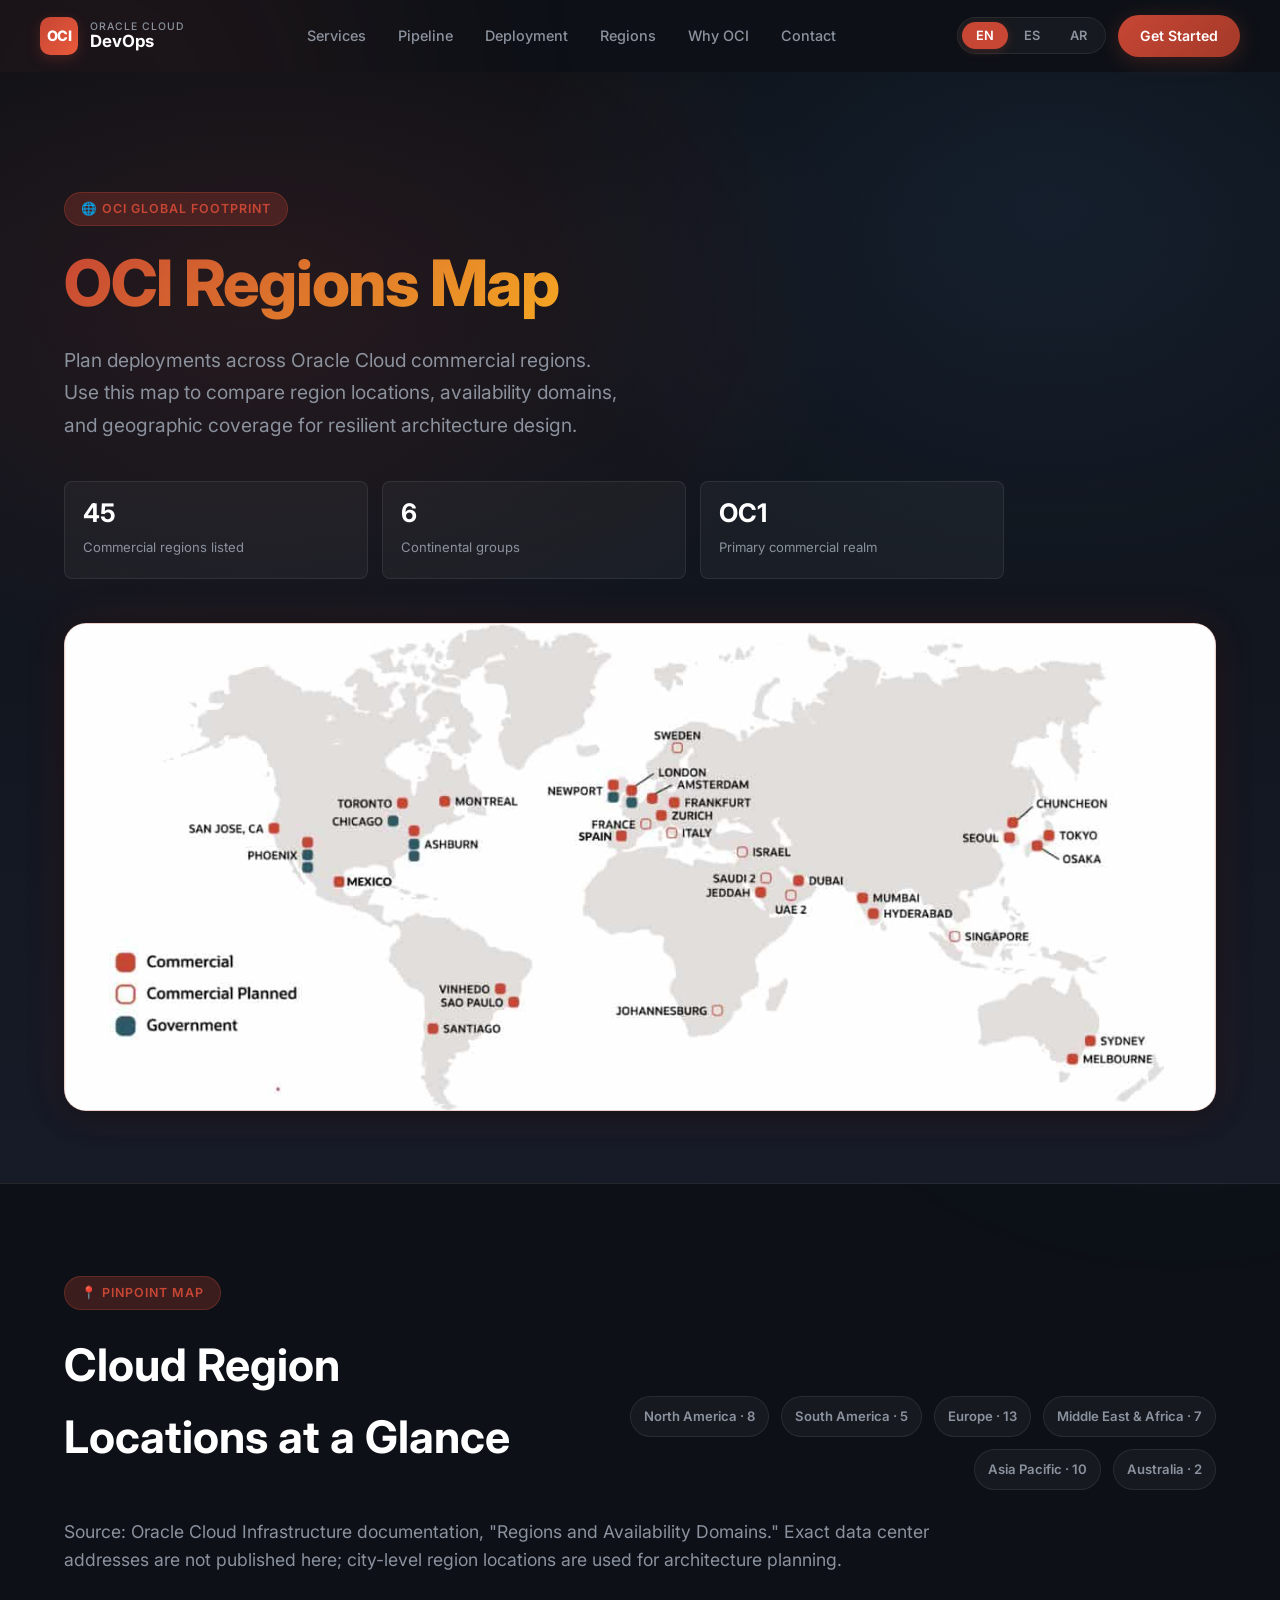
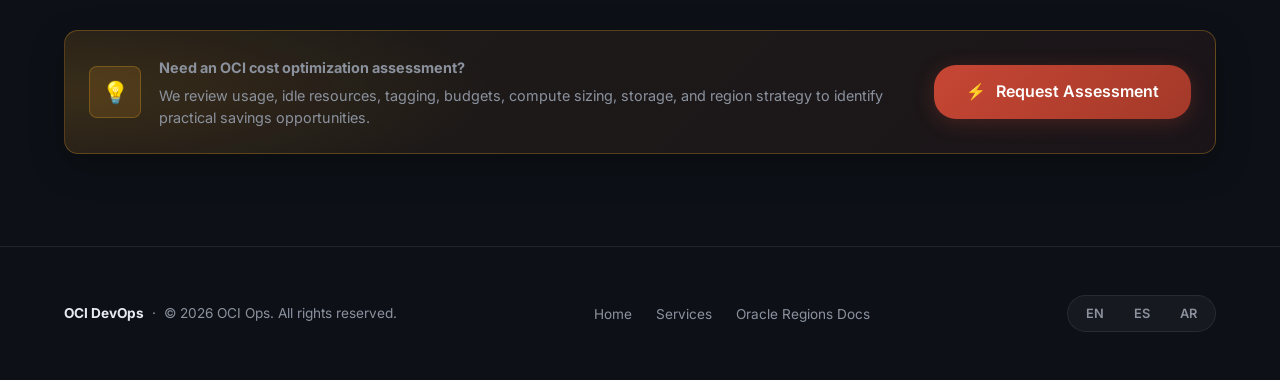
<file: regions.html>
<!DOCTYPE html>
<html lang="en" dir="ltr">
<head>
  <meta charset="UTF-8" />
  <meta name="viewport" content="width=device-width, initial-scale=1.0" />

  <title>OCI Regions Map — Oracle Cloud Data Center Locations | OCI Ops</title>
  <meta name="description" content="Explore Oracle Cloud Infrastructure commercial regions and data center locations on a global map, with availability domain counts and region identifiers." />
  <meta name="keywords" content="OCI regions, Oracle Cloud regions, Oracle data centers, cloud region map, OCI availability domains" />
  <meta name="author" content="OCI Ops" />

  <meta property="og:title" content="OCI Regions Map — Oracle Cloud Data Center Locations" />
  <meta property="og:description" content="Interactive-style OCI commercial region map and directory for cloud architecture planning." />
  <meta property="og:image" content="hero.png" />
  <meta property="og:type" content="website" />

  <link rel="icon" type="image/svg+xml" href="favicon.svg" />
  <link rel="preconnect" href="https://fonts.googleapis.com" />
  <link rel="preconnect" href="https://fonts.gstatic.com" crossorigin />
  <link href="https://fonts.googleapis.com/css2?family=Inter:wght@300;400;500;600;700;800&family=Cairo:wght@300;400;500;600;700;800&display=swap" rel="stylesheet" />
  <link rel="stylesheet" href="style.css?v=20260621-realmap" />
</head>
<body>
  <div class="bg-blob bg-blob-1" aria-hidden="true"></div>
  <div class="bg-blob bg-blob-2" aria-hidden="true"></div>

  <nav class="nav scrolled" role="navigation" aria-label="Main navigation">
    <div class="nav-inner">
      <a href="index.html" class="nav-logo" id="nav-home-link">
        <div class="nav-logo-icon">OCI</div>
        <div class="nav-logo-text">
          <span class="nav-logo-top">Oracle Cloud</span>
          <span class="nav-logo-bottom">DevOps</span>
        </div>
      </a>

      <ul class="nav-links" id="nav-links-list">
        <li><a href="index.html#services" id="nav-services"><span class="content-en">Services</span><span class="content-ar">الخدمات</span></a></li>
        <li><a href="index.html#pipeline" id="nav-pipeline"><span class="content-en">Pipeline</span><span class="content-ar">خط الأنابيب</span></a></li>
        <li><a href="index.html#deploy" id="nav-deploy"><span class="content-en">Deployment</span><span class="content-ar">النشر</span></a></li>
        <li><a href="regions.html" id="nav-regions"><span class="content-en">Regions</span><span class="content-ar">المناطق</span></a></li>
        <li><a href="index.html#why" id="nav-why"><span class="content-en">Why OCI</span><span class="content-ar">لماذا OCI</span></a></li>
        <li><a href="index.html#contact" id="nav-contact"><span class="content-en">Contact</span><span class="content-ar">تواصل معنا</span></a></li>
      </ul>

      <div class="nav-controls">
        <div class="lang-toggle" role="group" aria-label="Language selector">
          <button class="lang-btn active" id="lang-en" aria-label="Switch to English" onclick="setLanguage('en')">EN</button>
          <button class="lang-btn" id="lang-es" aria-label="Cambiar a español" onclick="setLanguage('es')">ES</button>
          <button class="lang-btn" id="lang-ar" aria-label="التبديل إلى العربية" onclick="setLanguage('ar')">AR</button>
        </div>
        <a href="index.html#contact" class="btn btn-primary" id="nav-cta-btn" style="padding: 10px 22px; font-size: 0.88rem;">
          <span class="content-en">Get Started</span>
          <span class="content-ar">ابدأ الآن</span>
        </a>
        <button class="hamburger" id="hamburger" aria-label="Toggle menu" aria-expanded="false">
          <span></span><span></span><span></span>
        </button>
      </div>
    </div>
  </nav>

  <div class="mobile-nav" id="mobile-nav" aria-hidden="true">
    <a href="index.html#services"><span class="content-en">Services</span><span class="content-ar">الخدمات</span></a>
    <a href="index.html#pipeline"><span class="content-en">Pipeline</span><span class="content-ar">خط الأنابيب</span></a>
    <a href="index.html#deploy"><span class="content-en">Deployment</span><span class="content-ar">النشر</span></a>
    <a href="regions.html"><span class="content-en">Regions</span><span class="content-ar">المناطق</span></a>
    <a href="index.html#why"><span class="content-en">Why OCI</span><span class="content-ar">لماذا OCI</span></a>
    <a href="index.html#contact"><span class="content-en">Contact</span><span class="content-ar">تواصل معنا</span></a>
  </div>

  <main class="regions-page">
    <section class="regions-hero" aria-labelledby="regions-heading">
      <div class="container">
        <div class="regions-hero-grid regions-hero-grid-map">
          <div class="regions-intro">
            <div class="tag">
              <span class="content-en">🌐 OCI Global Footprint</span>
              <span class="content-ar">🌐 الانتشار العالمي لـ OCI</span>
            </div>
            <h1 class="hero-title" id="regions-heading">
              <span class="content-en">OCI Regions Map</span>
              <span class="content-ar">خريطة مناطق OCI</span>
            </h1>
            <p class="hero-subtitle">
              <span class="content-en">Plan deployments across Oracle Cloud commercial regions. Use this map to compare region locations, availability domains, and geographic coverage for resilient architecture design.</span>
              <span class="content-ar">خطط لعمليات النشر عبر مناطق Oracle Cloud التجارية. استخدم هذه الخريطة لمقارنة المواقع ونطاق التوفر والتغطية الجغرافية لتصميم معماريات مرنة.</span>
            </p>
            <div class="regions-summary" aria-label="OCI commercial region summary">
              <div class="regions-summary-card">
                <strong>45</strong>
                <span class="content-en">Commercial regions listed</span>
                <span class="content-ar">منطقة تجارية مدرجة</span>
              </div>
              <div class="regions-summary-card">
                <strong>6</strong>
                <span class="content-en">Continental groups</span>
                <span class="content-ar">مجموعات قارية</span>
              </div>
              <div class="regions-summary-card">
                <strong>OC1</strong>
                <span class="content-en">Primary commercial realm</span>
                <span class="content-ar">النطاق التجاري الأساسي</span>
              </div>
            </div>
          </div>

          <div class="regions-map-card regions-map-card-large regions-map-card-reference" aria-label="World map of OCI commercial data center regions with location pinpoints">
            <div class="regions-map regions-map-reference" aria-hidden="true">
              <img class="regions-map-image" src="oci-region-map.png" alt="" loading="eager" />
              <div class="map-continent map-na"></div>
              <div class="map-continent map-sa"></div>
              <div class="map-continent map-eu"></div>
              <div class="map-continent map-af"></div>
              <div class="map-continent map-asia"></div>
              <div class="map-continent map-au"></div>

              <span class="map-marker" style="--x:26%;--y:29%;" aria-label="Montreal, Canada — ca-montreal-1 — 1 AD"></span>
              <span class="map-marker" style="--x:24%;--y:31%;" aria-label="Toronto, Canada — ca-toronto-1 — 1 AD"></span>
              <span class="map-marker" style="--x:25%;--y:38%;" data-ad="3" aria-label="Ashburn, USA — us-ashburn-1 — 3 ADs"></span>
              <span class="map-marker" style="--x:22%;--y:36%;" data-ad="3" aria-label="Chicago, USA — us-chicago-1 — 3 ADs"></span>
              <span class="map-marker" style="--x:16%;--y:42%;" data-ad="3" aria-label="Phoenix, USA — us-phoenix-1 — 3 ADs"></span>
              <span class="map-marker" style="--x:13%;--y:40%;" aria-label="San Jose, USA — us-sanjose-1 — 1 AD"></span>
              <span class="map-marker" style="--x:20%;--y:49%;" aria-label="Queretaro, Mexico — mx-queretaro-1 — 1 AD"></span>
              <span class="map-marker" style="--x:19%;--y:47%;" aria-label="Monterrey, Mexico — mx-monterrey-1 — 1 AD"></span>
              <span class="map-marker" style="--x:26%;--y:56%;" aria-label="Bogota, Colombia — sa-bogota-1 — 1 AD"></span>
              <span class="map-marker" style="--x:31%;--y:78%;" aria-label="Santiago and Valparaiso, Chile — 2 regions — 1 AD each"></span>
              <span class="map-marker" style="--x:38%;--y:69%;" aria-label="Sao Paulo and Vinhedo, Brazil — 2 regions — 1 AD each"></span>

              <span class="map-marker" style="--x:48%;--y:32%;" data-ad="3" aria-label="London, UK — uk-london-1 — 3 ADs"></span>
              <span class="map-marker" style="--x:47%;--y:33%;" aria-label="Newport, UK — uk-cardiff-1 — 1 AD"></span>
              <span class="map-marker" style="--x:50%;--y:31%;" aria-label="Amsterdam, Netherlands — eu-amsterdam-1 — 1 AD"></span>
              <span class="map-marker" style="--x:50%;--y:34%;" aria-label="Paris, France — eu-paris-1 — 1 AD"></span>
              <span class="map-marker" style="--x:51%;--y:37%;" aria-label="Marseille, France — eu-marseille-1 — 1 AD"></span>
              <span class="map-marker" style="--x:52%;--y:33%;" data-ad="3" aria-label="Frankfurt, Germany — eu-frankfurt-1 — 3 ADs"></span>
              <span class="map-marker" style="--x:52%;--y:36%;" aria-label="Milan and Turin, Italy — 2 regions — 1 AD each"></span>
              <span class="map-marker" style="--x:54%;--y:25%;" aria-label="Stockholm, Sweden — eu-stockholm-1 — 1 AD"></span>
              <span class="map-marker" style="--x:52%;--y:34.5%;" aria-label="Zurich, Switzerland — eu-zurich-1 — 1 AD"></span>
              <span class="map-marker" style="--x:48.5%;--y:39%;" aria-label="Madrid, Spain — eu-madrid-1 and eu-madrid-3 — 1 AD each"></span>
              <span class="map-marker" style="--x:55%;--y:38%;" aria-label="Jovanovac, Serbia — eu-jovanovac-1 — 1 AD"></span>

              <span class="map-marker" style="--x:47%;--y:44%;" aria-label="Casablanca, Morocco — af-casablanca-1 — 1 AD"></span>
              <span class="map-marker" style="--x:56%;--y:75%;" aria-label="Johannesburg, South Africa — af-johannesburg-1 — 1 AD"></span>
              <span class="map-marker" style="--x:58%;--y:49%;" aria-label="Jeddah, Saudi Arabia — me-jeddah-1 — 1 AD"></span>
              <span class="map-marker" style="--x:60%;--y:47%;" aria-label="Riyadh, Saudi Arabia — me-riyadh-1 — 1 AD"></span>
              <span class="map-marker" style="--x:63%;--y:49%;" aria-label="Abu Dhabi and Dubai, UAE — 2 regions — 1 AD each"></span>
              <span class="map-marker" style="--x:57%;--y:43%;" aria-label="Jerusalem, Israel — il-jerusalem-1 — 1 AD"></span>

              <span class="map-marker" style="--x:66%;--y:53%;" aria-label="Mumbai, India — ap-mumbai-1 — 1 AD"></span>
              <span class="map-marker" style="--x:68%;--y:52%;" aria-label="Hyderabad, India — ap-hyderabad-1 — 1 AD"></span>
              <span class="map-marker" style="--x:75%;--y:62%;" aria-label="Batam, Kulai, and Singapore cluster — multiple OCI regions"></span>
              <span class="map-marker" style="--x:82%;--y:42%;" aria-label="Seoul, South Korea — ap-seoul-1 — 1 AD"></span>
              <span class="map-marker" style="--x:82%;--y:40%;" aria-label="Chuncheon, South Korea — ap-chuncheon-1 — 1 AD"></span>
              <span class="map-marker" style="--x:88%;--y:43%;" aria-label="Tokyo, Japan — ap-tokyo-1 — 1 AD"></span>
              <span class="map-marker" style="--x:86%;--y:45%;" aria-label="Osaka, Japan — ap-osaka-1 — 1 AD"></span>
              <span class="map-marker" style="--x:86%;--y:77%;" aria-label="Sydney, Australia — ap-sydney-1 — 1 AD"></span>
              <span class="map-marker" style="--x:85%;--y:82%;" aria-label="Melbourne, Australia — ap-melbourne-1 — 1 AD"></span>
              <span class="map-label" style="--x:20%;--y:23%;">North America</span>
              <span class="map-label" style="--x:32%;--y:86%;">South America</span>
              <span class="map-label" style="--x:50%;--y:23%;">Europe</span>
              <span class="map-label" style="--x:54%;--y:82%;">Africa</span>
              <span class="map-label" style="--x:74%;--y:26%;">Asia Pacific</span>
              <span class="map-label" style="--x:84%;--y:90%;">Australia</span>
            </div>
            <div class="regions-map-legend">
              <span><i class="legend-dot"></i>1 availability domain</span>
              <span><i class="legend-dot ad3"></i>3 availability domains</span>
            </div>
          </div>
        </div>
      </div>
    </section>

    <section class="regions-map-notes" aria-labelledby="regions-map-notes-heading">
      <div class="container">
        <div class="regions-pin-summary" aria-labelledby="regions-map-notes-heading">
          <div>
            <div class="tag">
              <span class="content-en">📍 Pinpoint Map</span>
              <span class="content-ar">📍 خريطة النقاط</span>
            </div>
            <h2 class="section-title" id="regions-map-notes-heading">
              <span class="content-en">Cloud Region Locations at a Glance</span>
              <span class="content-ar">مواقع المناطق السحابية بنظرة واحدة</span>
            </h2>
          </div>
          <div class="regions-chip-grid">
            <span>North America · 8</span>
            <span>South America · 5</span>
            <span>Europe · 13</span>
            <span>Middle East & Africa · 7</span>
            <span>Asia Pacific · 10</span>
            <span>Australia · 2</span>
          </div>
        </div>

        <p class="section-subtitle" style="margin-top: 28px; max-width: 900px;">
          <span class="content-en">Source: Oracle Cloud Infrastructure documentation, "Regions and Availability Domains." Exact data center addresses are not published here; city-level region locations are used for architecture planning.</span>
          <span class="content-ar">المصدر: وثائق Oracle Cloud Infrastructure، "Regions and Availability Domains". لا يتم نشر عناوين مراكز البيانات الدقيقة هنا؛ تُستخدم مواقع المدن للتخطيط المعماري.</span>
        </p>

        <div class="assessment-banner">
          <div class="assessment-banner-icon">💡</div>
          <div class="assessment-banner-copy">
            <strong>
              <span class="content-en">Need an OCI cost optimization assessment?</span>
              <span class="content-ar">هل تحتاج إلى تقييم تحسين تكلفة OCI؟</span>
            </strong>
            <span>
              <span class="content-en">We review usage, idle resources, tagging, budgets, compute sizing, storage, and region strategy to identify practical savings opportunities.</span>
              <span class="content-ar">نراجع الاستخدام والموارد غير المستخدمة والوسوم والميزانيات وأحجام الحوسبة والتخزين واستراتيجية المناطق لتحديد فرص توفير عملية.</span>
            </span>
          </div>
          <a href="index.html#contact" class="btn btn-primary assessment-banner-cta">
            <span>⚡</span>
            <span class="content-en">Request Assessment</span>
            <span class="content-ar">اطلب التقييم</span>
          </a>
        </div>
      </div>
    </section>
  </main>

  <footer class="footer" role="contentinfo">
    <div class="container">
      <div class="footer-inner">
        <div class="footer-brand">
          <strong>OCI DevOps</strong> &nbsp;·&nbsp;
          <span class="content-en">© 2026 OCI Ops. All rights reserved.</span>
          <span class="content-ar">© ٢٠٢٥ OCI Ops . جميع الحقوق محفوظة.</span>
        </div>
        <ul class="footer-links">
          <li><a href="index.html"><span class="content-en">Home</span><span class="content-ar">الرئيسية</span></a></li>
          <li><a href="index.html#services"><span class="content-en">Services</span><span class="content-ar">الخدمات</span></a></li>
          <li><a href="https://docs.oracle.com/en-us/iaas/Content/General/Concepts/regions.htm" target="_blank" rel="noopener"><span class="content-en">Oracle Regions Docs</span><span class="content-ar">وثائق مناطق Oracle</span></a></li>
        </ul>
        <div class="lang-toggle">
          <button class="lang-btn" id="footer-lang-en" onclick="document.getElementById('lang-en').click()">EN</button>
          <button class="lang-btn" id="footer-lang-es" onclick="document.getElementById('lang-es').click()">ES</button>
          <button class="lang-btn" id="footer-lang-ar" onclick="document.getElementById('lang-ar').click()">AR</button>
        </div>
      </div>
    </div>
  </footer>

  <script src="script.js?v=20260620-regions"></script>
</body>
</html>
</file>
<file: style.css>
/* ============================================================
   OCI DevOps — Bilingual Website Styles
   Supports: LTR (English) & RTL (Arabic)
   Author: Antigravity
   ============================================================ */

/* ── Google Fonts ── */
@import url('https://fonts.googleapis.com/css2?family=Inter:wght@300;400;500;600;700;800&family=Cairo:wght@300;400;500;600;700;800&display=swap');

/* ── Design Tokens ── */
:root {
  --color-primary:      #C74634;
  --color-primary-dark: #A33929;
  --color-primary-glow: rgba(199, 70, 52, 0.25);
  --color-secondary:    #4A90D9;
  --color-accent:       #F5A623;

  --color-bg:           #0D1117;
  --color-bg-surface:   #161B27;
  --color-bg-card:      rgba(255, 255, 255, 0.04);
  --color-bg-card-hover:rgba(255, 255, 255, 0.08);

  --color-border:       rgba(255, 255, 255, 0.08);
  --color-border-glow:  rgba(199, 70, 52, 0.4);

  --color-text:         #E8EAF0;
  --color-text-muted:   #8B929E;
  --color-text-light:   #FFFFFF;

  --font-en: 'Inter', sans-serif;
  --font-ar: 'Cairo', sans-serif;

  --radius-sm:  8px;
  --radius-md:  14px;
  --radius-lg:  22px;
  --radius-xl:  32px;

  --shadow-card: 0 4px 24px rgba(0,0,0,0.4);
  --shadow-glow: 0 0 40px rgba(199, 70, 52, 0.15);

  --transition: 0.3s cubic-bezier(0.4, 0, 0.2, 1);
  --transition-slow: 0.6s cubic-bezier(0.4, 0, 0.2, 1);
}

/* ── Reset ── */
*, *::before, *::after { box-sizing: border-box; margin: 0; padding: 0; }

html {
  scroll-behavior: smooth;
  font-size: 16px;
}

body {
  background-color: var(--color-bg);
  color: var(--color-text);
  font-family: var(--font-en);
  line-height: 1.6;
  overflow-x: hidden;
  -webkit-font-smoothing: antialiased;
}

/* Arabic font override */
body.lang-ar {
  font-family: var(--font-ar);
  direction: rtl;
}

/* ── Scrollbar ── */
::-webkit-scrollbar { width: 6px; }
::-webkit-scrollbar-track { background: var(--color-bg); }
::-webkit-scrollbar-thumb { background: var(--color-primary); border-radius: 3px; }

/* ── Utility Classes ── */
.container {
  max-width: 1200px;
  margin: 0 auto;
  padding: 0 24px;
}

.section-title {
  font-size: clamp(1.8rem, 4vw, 2.8rem);
  font-weight: 700;
  color: var(--color-text-light);
  margin-bottom: 16px;
}

.section-subtitle {
  font-size: 1.1rem;
  color: var(--color-text-muted);
  max-width: 600px;
  margin-bottom: 56px;
}

body.lang-ar .section-subtitle {
  margin-inline-start: 0;
}

.tag {
  display: inline-block;
  background: var(--color-primary-glow);
  color: var(--color-primary);
  border: 1px solid rgba(199, 70, 52, 0.3);
  padding: 6px 16px;
  border-radius: 50px;
  font-size: 0.78rem;
  font-weight: 600;
  letter-spacing: 0.08em;
  text-transform: uppercase;
  margin-bottom: 20px;
}

.btn {
  display: inline-flex;
  align-items: center;
  gap: 10px;
  padding: 14px 32px;
  border-radius: var(--radius-lg);
  font-weight: 600;
  font-size: 1rem;
  cursor: pointer;
  border: none;
  text-decoration: none;
  transition: var(--transition);
  font-family: inherit;
}

.btn-primary {
  background: linear-gradient(135deg, var(--color-primary), var(--color-primary-dark));
  color: white;
  box-shadow: 0 4px 20px var(--color-primary-glow);
}

.btn-primary:hover {
  transform: translateY(-2px);
  box-shadow: 0 8px 32px rgba(199, 70, 52, 0.45);
}

.btn-outline {
  background: transparent;
  color: var(--color-text);
  border: 1px solid var(--color-border);
  backdrop-filter: blur(8px);
}

.btn-outline:hover {
  border-color: var(--color-primary);
  color: var(--color-primary);
  transform: translateY(-2px);
}

/* ── Animated gradient background blob ── */
.bg-blob {
  position: fixed;
  width: 600px;
  height: 600px;
  border-radius: 50%;
  filter: blur(120px);
  opacity: 0.08;
  pointer-events: none;
  z-index: 0;
}

.bg-blob-1 {
  background: var(--color-primary);
  top: -200px;
  left: -200px;
  animation: blobFloat 12s ease-in-out infinite alternate;
}

.bg-blob-2 {
  background: var(--color-secondary);
  bottom: -200px;
  right: -200px;
  animation: blobFloat 15s ease-in-out infinite alternate-reverse;
}

@keyframes blobFloat {
  from { transform: translate(0, 0) scale(1); }
  to   { transform: translate(60px, 40px) scale(1.1); }
}

/* ================================================================
   NAVIGATION
================================================================ */
.nav {
  position: fixed;
  top: 0;
  left: 0;
  right: 0;
  z-index: 1000;
  padding: 0 24px;
  transition: var(--transition);
}

.nav.scrolled {
  background: rgba(13, 17, 23, 0.85);
  backdrop-filter: blur(20px);
  border-bottom: 1px solid var(--color-border);
  box-shadow: 0 4px 24px rgba(0,0,0,0.3);
}

.nav-inner {
  max-width: 1200px;
  margin: 0 auto;
  height: 72px;
  display: flex;
  align-items: center;
  justify-content: space-between;
}

/* Logo */
.nav-logo {
  display: flex;
  align-items: center;
  gap: 12px;
  text-decoration: none;
}

.nav-logo-icon {
  width: 38px;
  height: 38px;
  background: linear-gradient(135deg, var(--color-primary), #E8593A);
  border-radius: 10px;
  display: flex;
  align-items: center;
  justify-content: center;
  font-weight: 800;
  font-size: 0.9rem;
  color: white;
  letter-spacing: -0.5px;
  box-shadow: 0 4px 14px var(--color-primary-glow);
}

.nav-logo-text {
  display: flex;
  flex-direction: column;
  line-height: 1.1;
}

.nav-logo-top {
  font-size: 0.65rem;
  font-weight: 500;
  color: var(--color-text-muted);
  letter-spacing: 0.1em;
  text-transform: uppercase;
}

.nav-logo-bottom {
  font-size: 1.05rem;
  font-weight: 700;
  color: var(--color-text-light);
}

/* Nav links */
.nav-links {
  display: flex;
  align-items: center;
  gap: 32px;
  list-style: none;
}

.nav-links a {
  color: var(--color-text-muted);
  text-decoration: none;
  font-size: 0.9rem;
  font-weight: 500;
  transition: var(--transition);
  position: relative;
}

.nav-links a::after {
  content: '';
  position: absolute;
  bottom: -4px;
  left: 0;
  right: 0;
  height: 2px;
  background: var(--color-primary);
  border-radius: 1px;
  transform: scaleX(0);
  transition: var(--transition);
}

.nav-links a:hover {
  color: var(--color-text-light);
}

.nav-links a:hover::after {
  transform: scaleX(1);
}

/* Nav right controls */
.nav-controls {
  display: flex;
  align-items: center;
  gap: 12px;
}

/* Language toggle */
.lang-toggle {
  display: flex;
  align-items: center;
  background: var(--color-bg-card);
  border: 1px solid var(--color-border);
  border-radius: 50px;
  padding: 4px;
  gap: 2px;
  backdrop-filter: blur(8px);
}

.lang-btn {
  padding: 6px 14px;
  border-radius: 50px;
  font-size: 0.8rem;
  font-weight: 600;
  border: none;
  cursor: pointer;
  transition: var(--transition);
  background: transparent;
  color: var(--color-text-muted);
  font-family: inherit;
}

.lang-btn.active {
  background: var(--color-primary);
  color: white;
  box-shadow: 0 2px 10px var(--color-primary-glow);
}

/* Hamburger */
.hamburger {
  display: none;
  flex-direction: column;
  gap: 5px;
  cursor: pointer;
  padding: 8px;
  background: none;
  border: none;
}

.hamburger span {
  display: block;
  width: 22px;
  height: 2px;
  background: var(--color-text);
  border-radius: 1px;
  transition: var(--transition);
}

.hamburger.open span:nth-child(1) { transform: translateY(7px) rotate(45deg); }
.hamburger.open span:nth-child(2) { opacity: 0; }
.hamburger.open span:nth-child(3) { transform: translateY(-7px) rotate(-45deg); }

/* Mobile nav */
.mobile-nav {
  display: none;
  flex-direction: column;
  position: fixed;
  top: 72px;
  left: 0; right: 0;
  background: rgba(13, 17, 23, 0.97);
  backdrop-filter: blur(24px);
  border-bottom: 1px solid var(--color-border);
  padding: 20px 24px;
  gap: 6px;
  z-index: 999;
}

.mobile-nav.open { display: flex; }

.mobile-nav a {
  color: var(--color-text);
  text-decoration: none;
  font-size: 1rem;
  font-weight: 500;
  padding: 12px 0;
  border-bottom: 1px solid var(--color-border);
  transition: var(--transition);
}

.mobile-nav a:hover { color: var(--color-primary); }

/* ================================================================
   HERO SECTION
================================================================ */
.hero {
  position: relative;
  min-height: 100vh;
  display: flex;
  align-items: center;
  overflow: hidden;
  padding-top: 72px;
}

.hero-bg {
  position: absolute;
  inset: 0;
  background: 
    radial-gradient(ellipse 80% 60% at 50% 0%, rgba(199,70,52,0.12) 0%, transparent 70%),
    radial-gradient(ellipse 60% 50% at 80% 80%, rgba(74,144,217,0.08) 0%, transparent 70%),
    linear-gradient(180deg, var(--color-bg) 0%, var(--color-bg-surface) 100%);
  z-index: 0;
}

.hero-image-bg {
  position: absolute;
  inset: 0;
  background-image: url('hero.png');
  background-size: cover;
  background-position: center;
  opacity: 0.18;
  z-index: 0;
}

.hero-grid {
  position: absolute;
  inset: 0;
  background-image: 
    linear-gradient(rgba(255,255,255,0.02) 1px, transparent 1px),
    linear-gradient(90deg, rgba(255,255,255,0.02) 1px, transparent 1px);
  background-size: 60px 60px;
  z-index: 0;
}

.hero-content {
  position: relative;
  z-index: 1;
  max-width: 720px;
}

body:not(.lang-ar) .hero-content { margin-right: auto; }
body.lang-ar .hero-content { margin-left: auto; text-align: right; }

.hero-title {
  font-size: clamp(2.4rem, 5.5vw, 4rem);
  font-weight: 800;
  color: var(--color-text-light);
  line-height: 1.15;
  margin-bottom: 24px;
  letter-spacing: -0.02em;
}

.hero-title span {
  background: linear-gradient(135deg, var(--color-primary), #F5A623);
  -webkit-background-clip: text;
  -webkit-text-fill-color: transparent;
  background-clip: text;
}

.hero-subtitle {
  font-size: 1.2rem;
  color: var(--color-text-muted);
  line-height: 1.7;
  margin-bottom: 40px;
  max-width: 560px;
}

.hero-actions {
  display: flex;
  gap: 16px;
  flex-wrap: wrap;
}

.hero-stats {
  display: flex;
  gap: 48px;
  margin-top: 64px;
  flex-wrap: wrap;
}

.hero-stat-value {
  font-size: 2.2rem;
  font-weight: 800;
  color: var(--color-text-light);
  line-height: 1;
}

.hero-stat-label {
  font-size: 0.85rem;
  color: var(--color-text-muted);
  margin-top: 4px;
}

/* Floating badges */
.hero-badges {
  position: absolute;
  right: 0;
  top: 50%;
  transform: translateY(-50%);
  display: flex;
  flex-direction: column;
  gap: 16px;
  z-index: 1;
}

body.lang-ar .hero-badges {
  right: auto;
  left: 0;
}

.hero-badge {
  background: var(--color-bg-card);
  border: 1px solid var(--color-border);
  border-radius: var(--radius-md);
  padding: 16px 20px;
  backdrop-filter: blur(12px);
  display: flex;
  align-items: center;
  gap: 14px;
  animation: badgeFloat var(--dur, 4s) ease-in-out infinite alternate;
  box-shadow: var(--shadow-card);
  min-width: 200px;
}

.hero-badge:nth-child(1) { --dur: 3.8s; }
.hero-badge:nth-child(2) { --dur: 4.5s; animation-delay: 0.5s; }
.hero-badge:nth-child(3) { --dur: 4.1s; animation-delay: 1s; }

@keyframes badgeFloat {
  from { transform: translateY(0); }
  to   { transform: translateY(-12px); }
}

.badge-icon {
  width: 38px;
  height: 38px;
  border-radius: 10px;
  display: flex;
  align-items: center;
  justify-content: center;
  font-size: 1.2rem;
  flex-shrink: 0;
}

.badge-icon.red   { background: rgba(199,70,52,0.15); }
.badge-icon.blue  { background: rgba(74,144,217,0.15); }
.badge-icon.green { background: rgba(52,199,89,0.15); }

.badge-text strong {
  display: block;
  font-size: 0.85rem;
  font-weight: 600;
  color: var(--color-text-light);
}

.badge-text span {
  font-size: 0.75rem;
  color: var(--color-text-muted);
}

/* ================================================================
   PIPELINE ANIMATION SECTION
================================================================ */
.pipeline-section {
  padding: 80px 0;
  background: var(--color-bg-surface);
  border-top: 1px solid var(--color-border);
  border-bottom: 1px solid var(--color-border);
  overflow: hidden;
}

.pipeline-track {
  display: flex;
  align-items: center;
  gap: 0;
  justify-content: center;
  flex-wrap: nowrap;
}

.pipeline-step {
  display: flex;
  flex-direction: column;
  align-items: center;
  gap: 12px;
  flex-shrink: 0;
}

.pipeline-step-icon {
  width: 64px;
  height: 64px;
  border-radius: 18px;
  display: flex;
  align-items: center;
  justify-content: center;
  font-size: 1.6rem;
  position: relative;
  transition: var(--transition);
  border: 1px solid var(--color-border);
}

.pipeline-step-icon::after {
  content: '';
  position: absolute;
  inset: -1px;
  border-radius: 18px;
  background: linear-gradient(135deg, var(--color-primary), var(--color-secondary));
  opacity: 0;
  transition: var(--transition);
  z-index: -1;
}

.pipeline-step:hover .pipeline-step-icon::after { opacity: 1; }

.pipeline-step-label {
  font-size: 0.8rem;
  font-weight: 600;
  color: var(--color-text-muted);
  text-align: center;
}

.pipeline-step.active .pipeline-step-icon {
  border-color: var(--color-primary);
  box-shadow: 0 0 24px var(--color-primary-glow);
}

.pipeline-step.active .pipeline-step-label { color: var(--color-primary); }

.pipeline-connector {
  flex: 1;
  max-width: 80px;
  height: 2px;
  position: relative;
  margin-bottom: 28px;
}

.pipeline-connector-line {
  position: absolute;
  inset: 0;
  background: var(--color-border);
  border-radius: 1px;
}

.pipeline-connector-fill {
  position: absolute;
  top: 0; left: 0; bottom: 0;
  background: linear-gradient(90deg, var(--color-primary), var(--color-secondary));
  border-radius: 1px;
  width: 0%;
  transition: width 1s ease;
}

body.lang-ar .pipeline-connector-fill {
  left: auto; right: 0;
  background: linear-gradient(270deg, var(--color-primary), var(--color-secondary));
}

.pipeline-connector.filled .pipeline-connector-fill { width: 100%; }

/* Pipeline dots animation */
.pipeline-dot {
  position: absolute;
  top: 50%;
  transform: translateY(-50%);
  width: 8px;
  height: 8px;
  border-radius: 50%;
  background: var(--color-primary);
  box-shadow: 0 0 10px var(--color-primary);
  animation: pipelineDot 2s linear infinite;
}

body.lang-ar .pipeline-dot {
  animation: pipelineDotRTL 2s linear infinite;
}

@keyframes pipelineDot {
  0%   { left: -4px; opacity: 0; }
  10%  { opacity: 1; }
  90%  { opacity: 1; }
  100% { left: calc(100% - 4px); opacity: 0; }
}

@keyframes pipelineDotRTL {
  0%   { right: -4px; opacity: 0; }
  10%  { opacity: 1; }
  90%  { opacity: 1; }
  100% { right: calc(100% - 4px); opacity: 0; }
}

/* ================================================================
   SERVICES SECTION
================================================================ */
.services-section {
  padding: 100px 0;
}

.services-grid {
  display: grid;
  grid-template-columns: repeat(3, 1fr);
  gap: 24px;
}

.service-card {
  background: var(--color-bg-card);
  border: 1px solid var(--color-border);
  border-radius: var(--radius-lg);
  padding: 32px;
  transition: var(--transition);
  position: relative;
  overflow: hidden;
  backdrop-filter: blur(8px);
  cursor: default;
}

.service-card::before {
  content: '';
  position: absolute;
  top: 0; left: 0; right: 0;
  height: 2px;
  background: linear-gradient(90deg, var(--color-primary), var(--color-secondary));
  opacity: 0;
  transition: var(--transition);
}

.service-card::after {
  content: '';
  position: absolute;
  inset: 0;
  background: radial-gradient(ellipse at top left, var(--color-primary-glow) 0%, transparent 70%);
  opacity: 0;
  transition: var(--transition);
}

.service-card:hover {
  border-color: rgba(199, 70, 52, 0.3);
  transform: translateY(-6px);
  box-shadow: var(--shadow-card), var(--shadow-glow);
  background: var(--color-bg-card-hover);
}

.service-card:hover::before { opacity: 1; }
.service-card:hover::after  { opacity: 1; }

.service-icon {
  width: 56px;
  height: 56px;
  border-radius: 16px;
  display: flex;
  align-items: center;
  justify-content: center;
  font-size: 1.5rem;
  margin-bottom: 20px;
  position: relative;
  z-index: 1;
}

.icon-red    { background: rgba(199,70,52,0.15);  border: 1px solid rgba(199,70,52,0.3);  }
.icon-blue   { background: rgba(74,144,217,0.15); border: 1px solid rgba(74,144,217,0.3); }
.icon-green  { background: rgba(52,199,89,0.15);  border: 1px solid rgba(52,199,89,0.3);  }
.icon-purple { background: rgba(147,51,234,0.15); border: 1px solid rgba(147,51,234,0.3); }
.icon-orange { background: rgba(245,166,35,0.15); border: 1px solid rgba(245,166,35,0.3); }
.icon-teal   { background: rgba(20,184,166,0.15); border: 1px solid rgba(20,184,166,0.3); }

.service-title {
  font-size: 1.15rem;
  font-weight: 700;
  color: var(--color-text-light);
  margin-bottom: 12px;
  position: relative;
  z-index: 1;
}

.service-desc {
  font-size: 0.9rem;
  color: var(--color-text-muted);
  line-height: 1.65;
  position: relative;
  z-index: 1;
}

.service-tags {
  display: flex;
  flex-wrap: wrap;
  gap: 8px;
  margin-top: 20px;
  position: relative;
  z-index: 1;
}

.service-tag {
  font-size: 0.72rem;
  padding: 4px 10px;
  border-radius: 50px;
  background: rgba(255,255,255,0.05);
  border: 1px solid var(--color-border);
  color: var(--color-text-muted);
  font-weight: 500;
}

body.lang-ar .service-tags { justify-content: flex-start; }

/* ================================================================
   DEPLOYMENT TARGETS SECTION
================================================================ */
.deploy-section {
  padding: 100px 0;
  background: var(--color-bg-surface);
}

.deploy-grid {
  display: grid;
  grid-template-columns: 1fr 1fr;
  gap: 64px;
  align-items: center;
}

.deploy-visual {
  position: relative;
}

.deploy-center {
  width: 100px;
  height: 100px;
  border-radius: 50%;
  background: linear-gradient(135deg, var(--color-primary), var(--color-primary-dark));
  display: flex;
  align-items: center;
  justify-content: center;
  font-size: 2rem;
  margin: 0 auto;
  position: relative;
  box-shadow: 0 0 60px var(--color-primary-glow);
  z-index: 1;
  animation: centerPulse 3s ease-in-out infinite;
}

@keyframes centerPulse {
  0%, 100% { box-shadow: 0 0 40px rgba(199,70,52,0.3); }
  50%       { box-shadow: 0 0 80px rgba(199,70,52,0.6); }
}

.deploy-ring {
  position: absolute;
  top: 50%;
  left: 50%;
  transform: translate(-50%, -50%);
  border-radius: 50%;
  border: 1px solid var(--color-border);
}

.deploy-ring:nth-child(2) {
  width: 220px;
  height: 220px;
  border-color: rgba(199,70,52,0.2);
  animation: ringRotate 20s linear infinite;
}

.deploy-ring:nth-child(3) {
  width: 330px;
  height: 330px;
  border-color: rgba(74,144,217,0.15);
  animation: ringRotate 30s linear infinite reverse;
}

@keyframes ringRotate {
  from { transform: translate(-50%, -50%) rotate(0deg); }
  to   { transform: translate(-50%, -50%) rotate(360deg); }
}

.deploy-targets-list {
  position: relative;
  z-index: 1;
  display: flex;
  flex-direction: column;
  gap: 12px;
}

.deploy-target-item {
  display: flex;
  align-items: center;
  gap: 16px;
  background: var(--color-bg-card);
  border: 1px solid var(--color-border);
  border-radius: var(--radius-md);
  padding: 16px 20px;
  transition: var(--transition);
}

.deploy-target-item:hover {
  border-color: rgba(199,70,52,0.3);
  transform: translateX(6px);
}

body.lang-ar .deploy-target-item:hover {
  transform: translateX(-6px);
}

.deploy-target-icon {
  width: 42px;
  height: 42px;
  border-radius: 10px;
  display: flex;
  align-items: center;
  justify-content: center;
  font-size: 1.1rem;
  flex-shrink: 0;
}

.deploy-target-info strong {
  display: block;
  font-size: 0.92rem;
  font-weight: 600;
  color: var(--color-text-light);
}

.deploy-target-info span {
  font-size: 0.8rem;
  color: var(--color-text-muted);
}

/* ================================================================
   STATS / WHY OCI SECTION
================================================================ */
.why-section {
  padding: 100px 0;
  position: relative;
}

.why-section::before {
  content: '';
  position: absolute;
  inset: 0;
  background: radial-gradient(ellipse 70% 60% at 50% 50%, rgba(199,70,52,0.05) 0%, transparent 70%);
}

.stats-grid {
  display: grid;
  grid-template-columns: repeat(4, 1fr);
  gap: 24px;
  margin-top: 64px;
}

.stat-card {
  background: var(--color-bg-card);
  border: 1px solid var(--color-border);
  border-radius: var(--radius-lg);
  padding: 32px 24px;
  text-align: center;
  backdrop-filter: blur(8px);
  transition: var(--transition);
}

.stat-card:hover {
  border-color: rgba(199,70,52,0.3);
  transform: translateY(-4px);
}

.stat-number {
  font-size: 2.8rem;
  font-weight: 800;
  color: var(--color-primary);
  line-height: 1;
  margin-bottom: 8px;
}

.stat-label {
  font-size: 0.9rem;
  color: var(--color-text-muted);
}

/* Benefits list */
.benefits-grid {
  display: grid;
  grid-template-columns: 1fr 1fr;
  gap: 20px;
  margin-top: 48px;
}

.benefit-item {
  display: flex;
  gap: 16px;
  align-items: flex-start;
}

.benefit-check {
  width: 28px;
  height: 28px;
  border-radius: 50%;
  background: rgba(52,199,89,0.15);
  border: 1px solid rgba(52,199,89,0.3);
  display: flex;
  align-items: center;
  justify-content: center;
  font-size: 0.8rem;
  flex-shrink: 0;
  margin-top: 2px;
}

.benefit-text strong {
  display: block;
  font-size: 0.95rem;
  font-weight: 600;
  color: var(--color-text-light);
  margin-bottom: 4px;
}

.benefit-text span {
  font-size: 0.85rem;
  color: var(--color-text-muted);
  line-height: 1.5;
}

/* ================================================================
   CTA SECTION
================================================================ */
.cta-section {
  padding: 100px 0;
  background: var(--color-bg-surface);
  border-top: 1px solid var(--color-border);
}

.cta-card {
  background: linear-gradient(135deg, rgba(199,70,52,0.12), rgba(74,144,217,0.08));
  border: 1px solid rgba(199,70,52,0.25);
  border-radius: var(--radius-lg);
  padding: 56px;
  text-align: left;
  position: relative;
  overflow: hidden;
}

.cta-card::before {
  content: '';
  position: absolute;
  top: -50%;
  left: 50%;
  transform: translateX(-50%);
  width: 400px;
  height: 400px;
  background: radial-gradient(circle, rgba(199,70,52,0.15) 0%, transparent 70%);
  pointer-events: none;
}

.cta-title {
  font-size: clamp(1.8rem, 4vw, 2.8rem);
  font-weight: 800;
  color: var(--color-text-light);
  margin-bottom: 16px;
}

.cta-subtitle {
  font-size: 1.1rem;
  color: var(--color-text-muted);
  margin-bottom: 32px;
  max-width: 520px;
}

.cta-actions {
  display: flex;
  gap: 16px;
  justify-content: center;
  flex-wrap: wrap;
}

.contact-layout {
  position: relative;
  z-index: 1;
  display: grid;
  grid-template-columns: minmax(0, 0.9fr) minmax(320px, 1.1fr);
  gap: 48px;
  align-items: start;
}

body.lang-ar .cta-card {
  text-align: right;
}

.contact-highlights {
  display: grid;
  gap: 14px;
  max-width: 500px;
}

.contact-highlights div {
  display: grid;
  gap: 4px;
  padding: 18px 20px;
  border: 1px solid var(--color-border);
  border-radius: var(--radius-sm);
  background: rgba(255,255,255,0.035);
}

.contact-highlights strong {
  color: var(--color-text-light);
  font-size: 0.95rem;
}

.contact-highlights span {
  color: var(--color-text-muted);
  font-size: 0.86rem;
}

.project-form {
  display: grid;
  gap: 18px;
  padding: 28px;
  border: 1px solid var(--color-border);
  border-radius: var(--radius-md);
  background: rgba(13,17,23,0.62);
  box-shadow: var(--shadow-card);
  backdrop-filter: blur(12px);
}

.form-grid {
  display: grid;
  grid-template-columns: repeat(2, minmax(0, 1fr));
  gap: 16px;
}

.form-row {
  display: grid;
  gap: 8px;
}

.form-row label {
  color: var(--color-text-light);
  font-size: 0.84rem;
  font-weight: 600;
}

.form-row input,
.form-row select,
.form-row textarea {
  width: 100%;
  min-height: 48px;
  border: 1px solid rgba(255,255,255,0.12);
  border-radius: var(--radius-sm);
  background: rgba(255,255,255,0.06);
  color: var(--color-text-light);
  font: inherit;
  font-size: 0.95rem;
  padding: 12px 14px;
  outline: none;
  transition: var(--transition);
}

.form-row textarea {
  min-height: 132px;
  resize: vertical;
}

.form-row select {
  appearance: none;
  background-image:
    linear-gradient(45deg, transparent 50%, var(--color-text-muted) 50%),
    linear-gradient(135deg, var(--color-text-muted) 50%, transparent 50%);
  background-position:
    calc(100% - 20px) 21px,
    calc(100% - 14px) 21px;
  background-size: 6px 6px, 6px 6px;
  background-repeat: no-repeat;
}

body.lang-ar .form-row select {
  background-position: 20px 21px, 14px 21px;
}

.form-row input:focus,
.form-row select:focus,
.form-row textarea:focus {
  border-color: rgba(199,70,52,0.75);
  box-shadow: 0 0 0 3px rgba(199,70,52,0.16);
  background-color: rgba(255,255,255,0.08);
}

.form-submit {
  width: 100%;
  justify-content: center;
  margin-top: 4px;
}

.form-submit:disabled {
  cursor: wait;
  opacity: 0.72;
  transform: none;
}

.form-note {
  min-height: 22px;
  color: var(--color-text-muted);
  font-size: 0.82rem;
  text-align: center;
}

.form-note.success {
  color: #67D48A;
}

.form-note.error {
  color: #FF8A80;
}

.form-botcheck {
  display: none;
}

/* ================================================================
   OCI REGIONS MAP PAGE
================================================================ */
.regions-page {
  padding-top: 72px;
}

.regions-hero {
  position: relative;
  padding: 120px 0 72px;
  overflow: hidden;
  background:
    radial-gradient(ellipse 70% 50% at 20% 20%, rgba(199,70,52,0.12) 0%, transparent 68%),
    radial-gradient(ellipse 60% 50% at 82% 12%, rgba(74,144,217,0.1) 0%, transparent 70%),
    linear-gradient(180deg, var(--color-bg) 0%, var(--color-bg-surface) 100%);
  border-bottom: 1px solid var(--color-border);
}

.regions-hero-grid {
  display: grid;
  grid-template-columns: minmax(0, 0.88fr) minmax(340px, 1.12fr);
  gap: 44px;
  align-items: center;
}

.regions-hero-grid-map {
  grid-template-columns: 1fr;
}

.regions-intro {
  max-width: 940px;
}

.regions-summary {
  display: grid;
  grid-template-columns: repeat(3, minmax(0, 1fr));
  gap: 14px;
  margin-top: 34px;
}

.regions-summary-card {
  padding: 18px;
  border: 1px solid var(--color-border);
  border-radius: var(--radius-sm);
  background: var(--color-bg-card);
}

.regions-summary-card strong {
  display: block;
  color: var(--color-text-light);
  font-size: 1.6rem;
  line-height: 1;
  margin-bottom: 8px;
}

.regions-summary-card span {
  color: var(--color-text-muted);
  font-size: 0.82rem;
}

.regions-map-card {
  position: relative;
  border: 1px solid rgba(199,70,52,0.22);
  border-radius: var(--radius-lg);
  background: rgba(13,17,23,0.66);
  box-shadow: var(--shadow-card), var(--shadow-glow);
  overflow: hidden;
  height: 420px;
  min-height: 420px;
}

.regions-map-card-large {
  height: 620px;
  min-height: 620px;
}

.regions-map-card-reference {
  aspect-ratio: 1280 / 543;
  height: auto;
  min-height: 0;
  background: #F7F6F4;
}

.regions-map {
  position: absolute;
  inset: 0;
  background:
    url('world-map.svg') center 50% / 94% auto no-repeat,
    linear-gradient(rgba(255,255,255,0.035) 1px, transparent 1px),
    linear-gradient(90deg, rgba(255,255,255,0.035) 1px, transparent 1px),
    radial-gradient(ellipse 74% 50% at 50% 52%, rgba(74,144,217,0.16) 0%, transparent 68%),
    linear-gradient(180deg, rgba(74,144,217,0.05), rgba(199,70,52,0.04));
  background-size: 94% auto, 38px 38px, 38px 38px, auto, auto;
}

.regions-map-reference {
  background: #F7F6F4;
}

.regions-map-image {
  position: absolute;
  inset: 0;
  width: 100%;
  height: 100%;
  object-fit: contain;
  object-position: center;
  background: #F7F6F4;
}

.regions-map-reference .map-continent,
.regions-map-reference .map-marker,
.regions-map-reference .map-label,
.regions-map-reference ~ .regions-map-legend {
  display: none;
}

.map-continent {
  display: none;
}

.map-na { width: 28%; height: 30%; left: 8%; top: 20%; transform: rotate(-14deg); }
.map-sa { width: 16%; height: 30%; left: 28%; top: 52%; transform: rotate(14deg); }
.map-eu { width: 18%; height: 18%; left: 47%; top: 22%; transform: rotate(7deg); }
.map-af { width: 18%; height: 30%; left: 49%; top: 43%; transform: rotate(-8deg); }
.map-asia { width: 30%; height: 34%; left: 61%; top: 23%; transform: rotate(8deg); }
.map-au { width: 14%; height: 12%; left: 76%; top: 66%; transform: rotate(8deg); }

.map-marker {
  --x: 50%;
  --y: 50%;
  position: absolute;
  left: var(--x);
  top: var(--y);
  width: 13px;
  height: 13px;
  border: 2px solid rgba(255,255,255,0.92);
  border-radius: 50%;
  background: var(--color-primary);
  box-shadow: 0 0 0 6px rgba(199,70,52,0.15), 0 0 20px rgba(199,70,52,0.8);
  transform: translate(-50%, -50%);
  z-index: 3;
}

.map-marker::before {
  content: '';
  position: absolute;
  inset: -9px;
  border: 1px solid rgba(199,70,52,0.35);
  border-radius: 50%;
  animation: regionPulse 2.4s ease-out infinite;
}

@keyframes regionPulse {
  0% { transform: scale(0.45); opacity: 0.9; }
  100% { transform: scale(1.6); opacity: 0; }
}

.map-marker[data-ad="3"] {
  background: var(--color-accent);
  box-shadow: 0 0 0 7px rgba(245,166,35,0.15), 0 0 24px rgba(245,166,35,0.8);
}

.map-marker[data-ad="3"]::before {
  border-color: rgba(245,166,35,0.38);
}

.map-marker:hover::after,
.map-marker:focus::after {
  content: attr(aria-label);
  position: absolute;
  left: 50%;
  bottom: calc(100% + 12px);
  transform: translateX(-50%);
  width: max-content;
  max-width: 220px;
  padding: 8px 10px;
  border: 1px solid var(--color-border);
  border-radius: var(--radius-sm);
  background: rgba(13,17,23,0.96);
  color: var(--color-text-light);
  font-size: 0.74rem;
  line-height: 1.35;
  z-index: 5;
}

.map-label {
  --x: 50%;
  --y: 50%;
  position: absolute;
  left: var(--x);
  top: var(--y);
  transform: translate(-50%, -50%);
  color: rgba(232,234,240,0.48);
  font-size: clamp(0.62rem, 1.1vw, 0.82rem);
  font-weight: 700;
  letter-spacing: 0.08em;
  text-transform: uppercase;
  pointer-events: none;
  z-index: 2;
}

.regions-map-legend {
  position: absolute;
  left: 20px;
  right: 20px;
  bottom: 18px;
  display: flex;
  justify-content: space-between;
  gap: 16px;
  color: var(--color-text-muted);
  font-size: 0.78rem;
}

.regions-map-legend span {
  display: inline-flex;
  align-items: center;
  gap: 8px;
}

.legend-dot {
  width: 10px;
  height: 10px;
  border-radius: 50%;
  background: var(--color-primary);
  box-shadow: 0 0 0 5px rgba(199,70,52,0.12);
}

.legend-dot.ad3 {
  background: var(--color-accent);
  box-shadow: 0 0 0 5px rgba(245,166,35,0.12);
}

.regions-map-notes {
  padding: 92px 0;
  background: var(--color-bg);
}

.regions-pin-summary {
  display: grid;
  grid-template-columns: minmax(0, 0.75fr) minmax(340px, 1fr);
  gap: 36px;
  align-items: end;
}

.regions-chip-grid {
  display: flex;
  flex-wrap: wrap;
  gap: 12px;
  justify-content: flex-end;
}

.regions-chip-grid span {
  padding: 9px 13px;
  border: 1px solid var(--color-border);
  border-radius: 50px;
  background: var(--color-bg-card);
  color: var(--color-text-muted);
  font-size: 0.82rem;
  font-weight: 600;
}

.assessment-banner {
  display: grid;
  grid-template-columns: auto minmax(0, 1fr) auto;
  gap: 18px;
  align-items: center;
  margin-top: 34px;
  padding: 24px;
  border: 1px solid rgba(245,166,35,0.28);
  border-radius: var(--radius-md);
  background:
    radial-gradient(ellipse 60% 140% at 0% 50%, rgba(245,166,35,0.12) 0%, transparent 62%),
    linear-gradient(135deg, rgba(245,166,35,0.08), rgba(199,70,52,0.08));
  box-shadow: 0 12px 34px rgba(0,0,0,0.28);
}

.assessment-section {
  padding: 34px 0;
  background: var(--color-bg-surface);
  border-top: 1px solid var(--color-border);
  border-bottom: 1px solid var(--color-border);
}

.assessment-banner-icon {
  width: 52px;
  height: 52px;
  border-radius: var(--radius-sm);
  display: flex;
  align-items: center;
  justify-content: center;
  background: rgba(245,166,35,0.14);
  border: 1px solid rgba(245,166,35,0.28);
  font-size: 1.35rem;
}

.assessment-banner-copy {
  display: grid;
  gap: 4px;
}

.assessment-banner-copy strong {
  color: var(--color-text-light);
  font-size: 1rem;
}

.assessment-banner-copy span {
  color: var(--color-text-muted);
  font-size: 0.9rem;
  line-height: 1.55;
}

.assessment-banner-cta {
  justify-content: center;
  white-space: nowrap;
}

.regions-directory-header {
  display: flex;
  align-items: end;
  justify-content: space-between;
  gap: 32px;
  margin-bottom: 34px;
}

.regions-directory-grid {
  display: grid;
  grid-template-columns: repeat(3, minmax(0, 1fr));
  gap: 22px;
}

.region-group {
  border: 1px solid var(--color-border);
  border-radius: var(--radius-md);
  background: var(--color-bg-card);
  overflow: hidden;
}

.region-group h3 {
  padding: 18px 20px;
  border-bottom: 1px solid var(--color-border);
  color: var(--color-text-light);
  font-size: 1rem;
}

.region-list {
  list-style: none;
}

.region-list li {
  display: grid;
  grid-template-columns: 1fr auto;
  gap: 10px;
  padding: 13px 20px;
  border-bottom: 1px solid rgba(255,255,255,0.045);
}

.region-list li:last-child {
  border-bottom: none;
}

.region-name {
  color: var(--color-text);
  font-size: 0.86rem;
  font-weight: 600;
}

.region-meta {
  color: var(--color-text-muted);
  font-size: 0.74rem;
}

.region-ad {
  align-self: start;
  padding: 3px 8px;
  border: 1px solid rgba(255,255,255,0.08);
  border-radius: 50px;
  color: var(--color-text-muted);
  font-size: 0.7rem;
  white-space: nowrap;
}

/* ================================================================
   FOOTER
================================================================ */
.footer {
  background: var(--color-bg);
  border-top: 1px solid var(--color-border);
  padding: 48px 0;
}

.footer-inner {
  display: flex;
  align-items: center;
  justify-content: space-between;
  flex-wrap: wrap;
  gap: 24px;
}

.footer-brand {
  font-size: 0.85rem;
  color: var(--color-text-muted);
}

.footer-brand strong {
  color: var(--color-text);
}

.footer-links {
  display: flex;
  gap: 24px;
  list-style: none;
}

.footer-links a {
  color: var(--color-text-muted);
  text-decoration: none;
  font-size: 0.85rem;
  transition: var(--transition);
}

.footer-links a:hover { color: var(--color-primary); }

/* ================================================================
   ANIMATIONS (Scroll Triggered)
================================================================ */
.animate-on-scroll {
  opacity: 0;
  transform: translateY(30px);
  transition: opacity 0.6s ease, transform 0.6s ease;
}

.animate-on-scroll.visible {
  opacity: 1;
  transform: translateY(0);
}

.animate-on-scroll.delay-1 { transition-delay: 0.1s; }
.animate-on-scroll.delay-2 { transition-delay: 0.2s; }
.animate-on-scroll.delay-3 { transition-delay: 0.3s; }
.animate-on-scroll.delay-4 { transition-delay: 0.4s; }
.animate-on-scroll.delay-5 { transition-delay: 0.5s; }
.animate-on-scroll.delay-6 { transition-delay: 0.6s; }

/* ================================================================
   RESPONSIVE
================================================================ */
@media (max-width: 1024px) {
  .services-grid    { grid-template-columns: repeat(2, 1fr); }
  .stats-grid       { grid-template-columns: repeat(2, 1fr); }
  .deploy-grid      { grid-template-columns: 1fr; }
  .deploy-visual    { display: none; }
  .hero-badges      { display: none; }
  .regions-hero-grid { grid-template-columns: 1fr; }
  .regions-directory-grid { grid-template-columns: repeat(2, minmax(0, 1fr)); }
  .regions-pin-summary { grid-template-columns: 1fr; align-items: start; }
  .regions-chip-grid { justify-content: flex-start; }
}

@media (max-width: 768px) {
  .nav-links  { display: none; }
  .hamburger  { display: flex; }

  .services-grid  { grid-template-columns: 1fr; }
  .benefits-grid  { grid-template-columns: 1fr; }
  .stats-grid     { grid-template-columns: repeat(2, 1fr); }

  .pipeline-track   { overflow-x: auto; padding: 20px; justify-content: flex-start; }
  .pipeline-section { padding: 48px 0; }

  .cta-card { padding: 40px 22px; }
  .contact-layout { grid-template-columns: 1fr; gap: 32px; }
  .form-grid { grid-template-columns: 1fr; }
  .project-form { padding: 22px; }
  .regions-summary { grid-template-columns: 1fr; }
  .regions-map-card { height: 360px; min-height: 360px; }
  .regions-map-card-large { height: 460px; min-height: 460px; }
  .regions-directory-header { display: block; }
  .regions-directory-grid { grid-template-columns: 1fr; }
  .map-marker { width: 10px; height: 10px; }
  .map-label { display: none; }
  .regions-map-legend { flex-direction: column; gap: 8px; }
  .assessment-banner {
    grid-template-columns: 1fr;
    align-items: start;
  }
  .assessment-banner-cta {
    width: 100%;
  }

  .hero-actions { flex-direction: column; align-items: flex-start; }
  body.lang-ar .hero-actions { align-items: flex-end; }

  .hero-stats { gap: 32px; }

  .footer-inner { flex-direction: column; text-align: center; }
  .footer-links { flex-wrap: wrap; justify-content: center; }
}

@media (max-width: 480px) {
  .stats-grid { grid-template-columns: 1fr; }
  .pipeline-connector { max-width: 40px; }
}

/* ================================================================
   RTL SPECIFIC OVERRIDES
================================================================ */
body.lang-ar {
  text-align: right;
}

body.lang-ar .section-subtitle {
  margin-right: 0;
  margin-left: auto;
}

body.lang-ar .nav-links a::after {
  left: auto;
  right: 0;
}

body.lang-ar .hero-stat {
  text-align: right;
}

body.lang-ar .benefit-item {
  flex-direction: row-reverse;
}

body.lang-ar .deploy-target-item {
  flex-direction: row-reverse;
}

body.lang-ar .nav-inner {
  flex-direction: row-reverse;
}

/* Language visibility control */
.content-en { display: block; }
.content-ar { display: none; }

body.lang-ar .content-en { display: none; }
body.lang-ar .content-ar { display: block; }

/* Inline spans */
span.content-en { display: inline; }
span.content-ar { display: none; }
body.lang-ar span.content-en { display: none; }
body.lang-ar span.content-ar { display: inline; }
</file>
